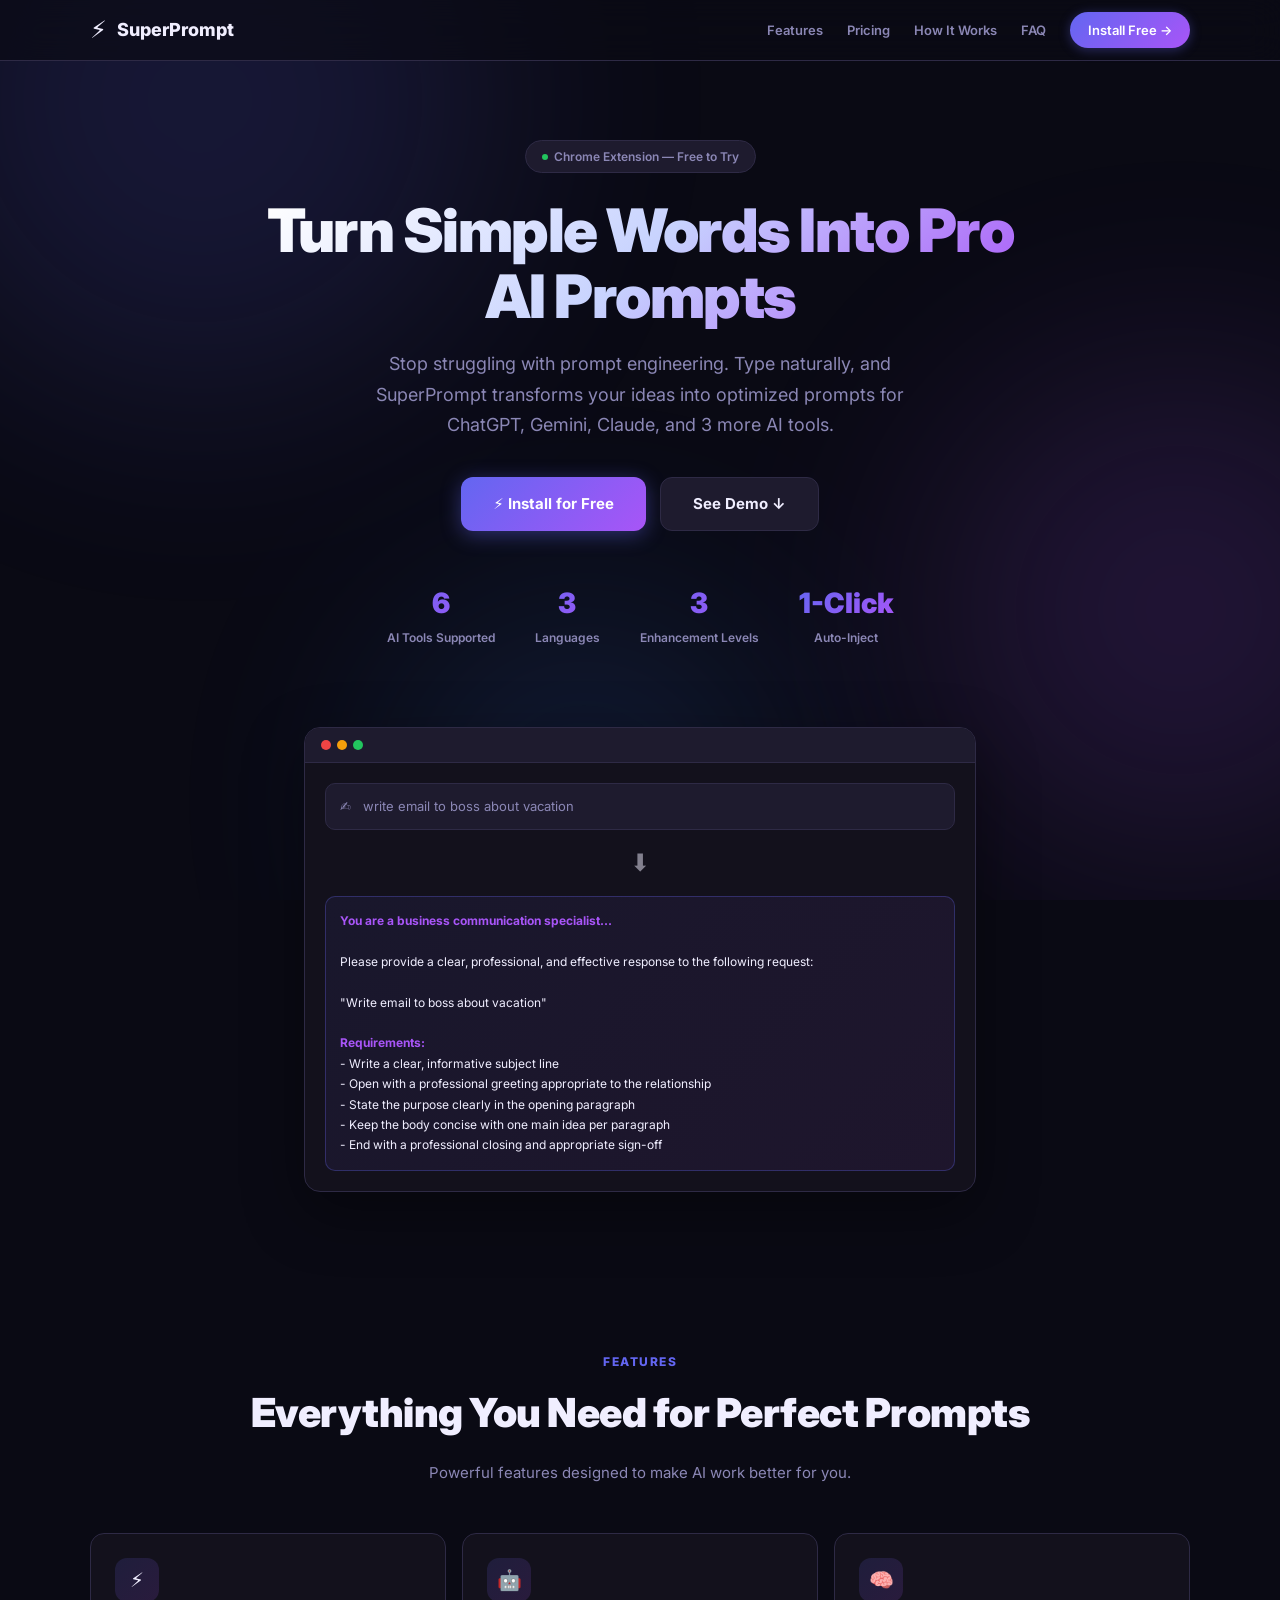
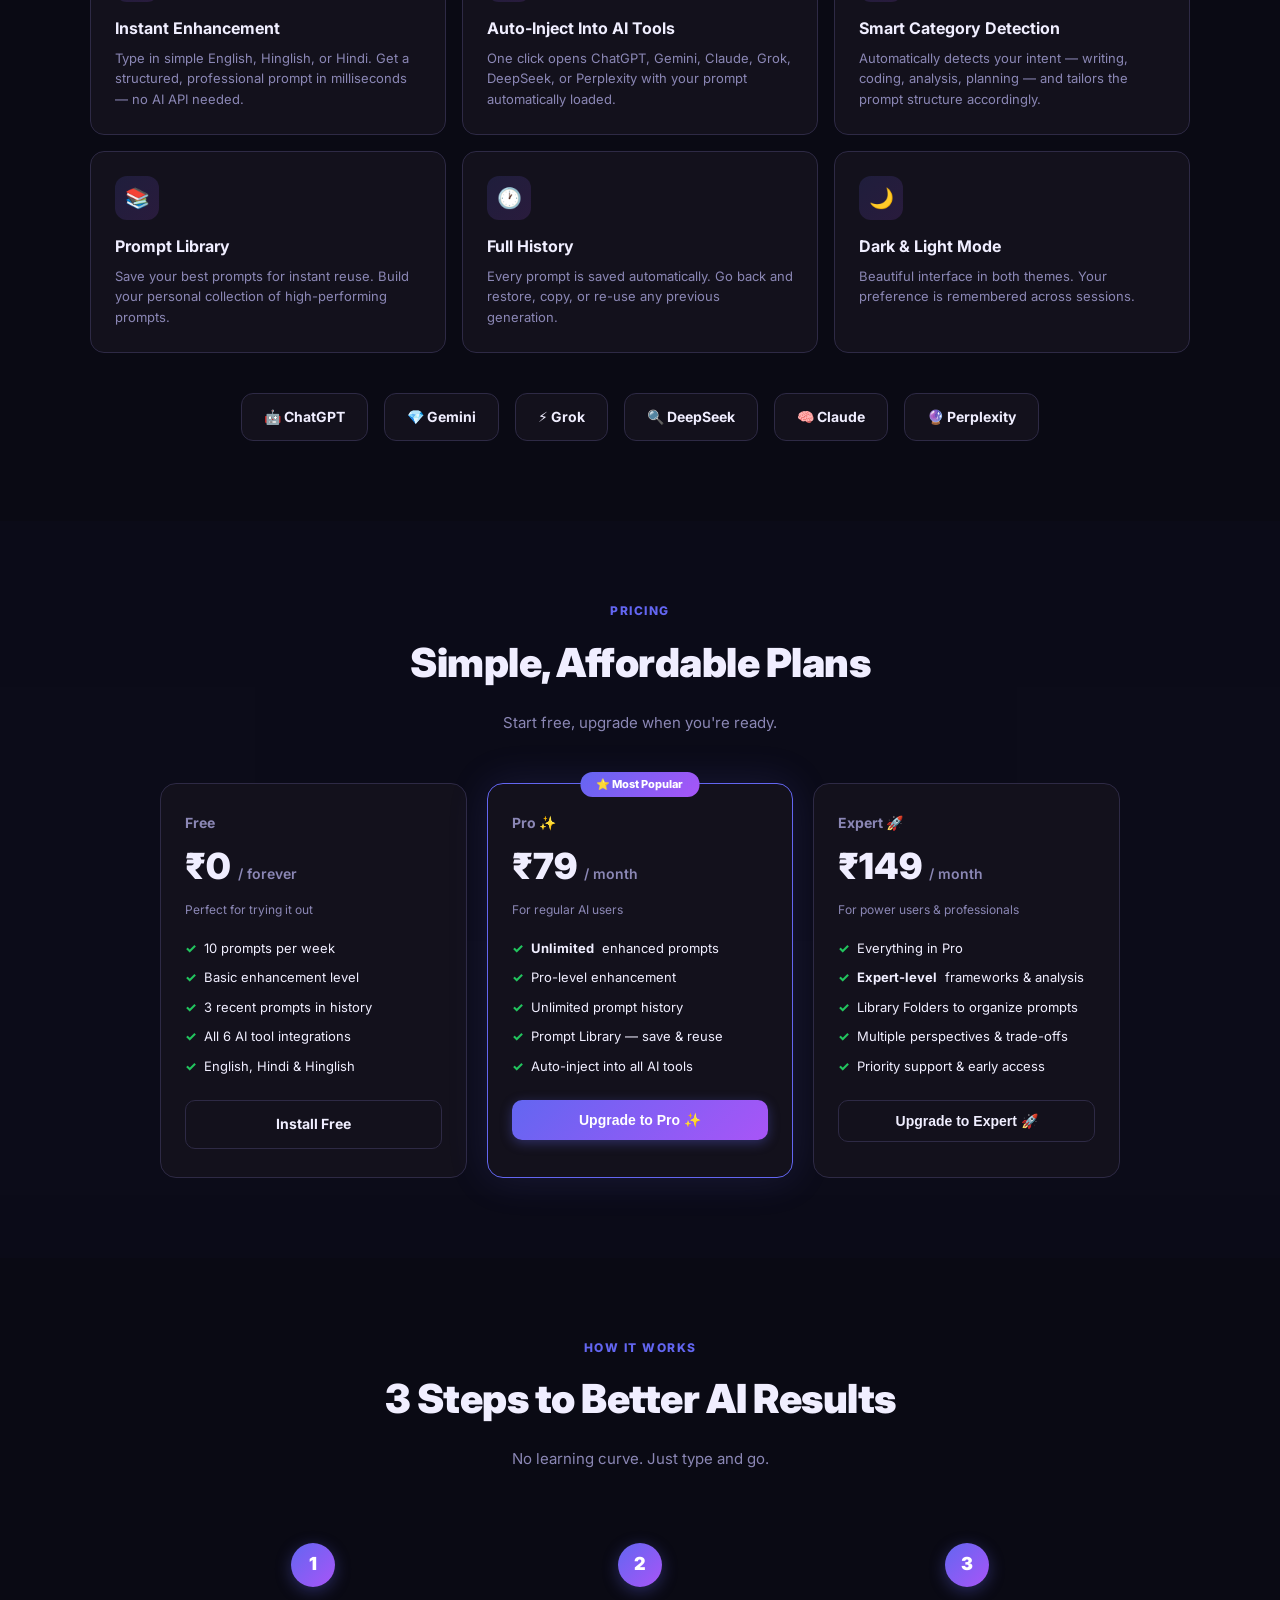
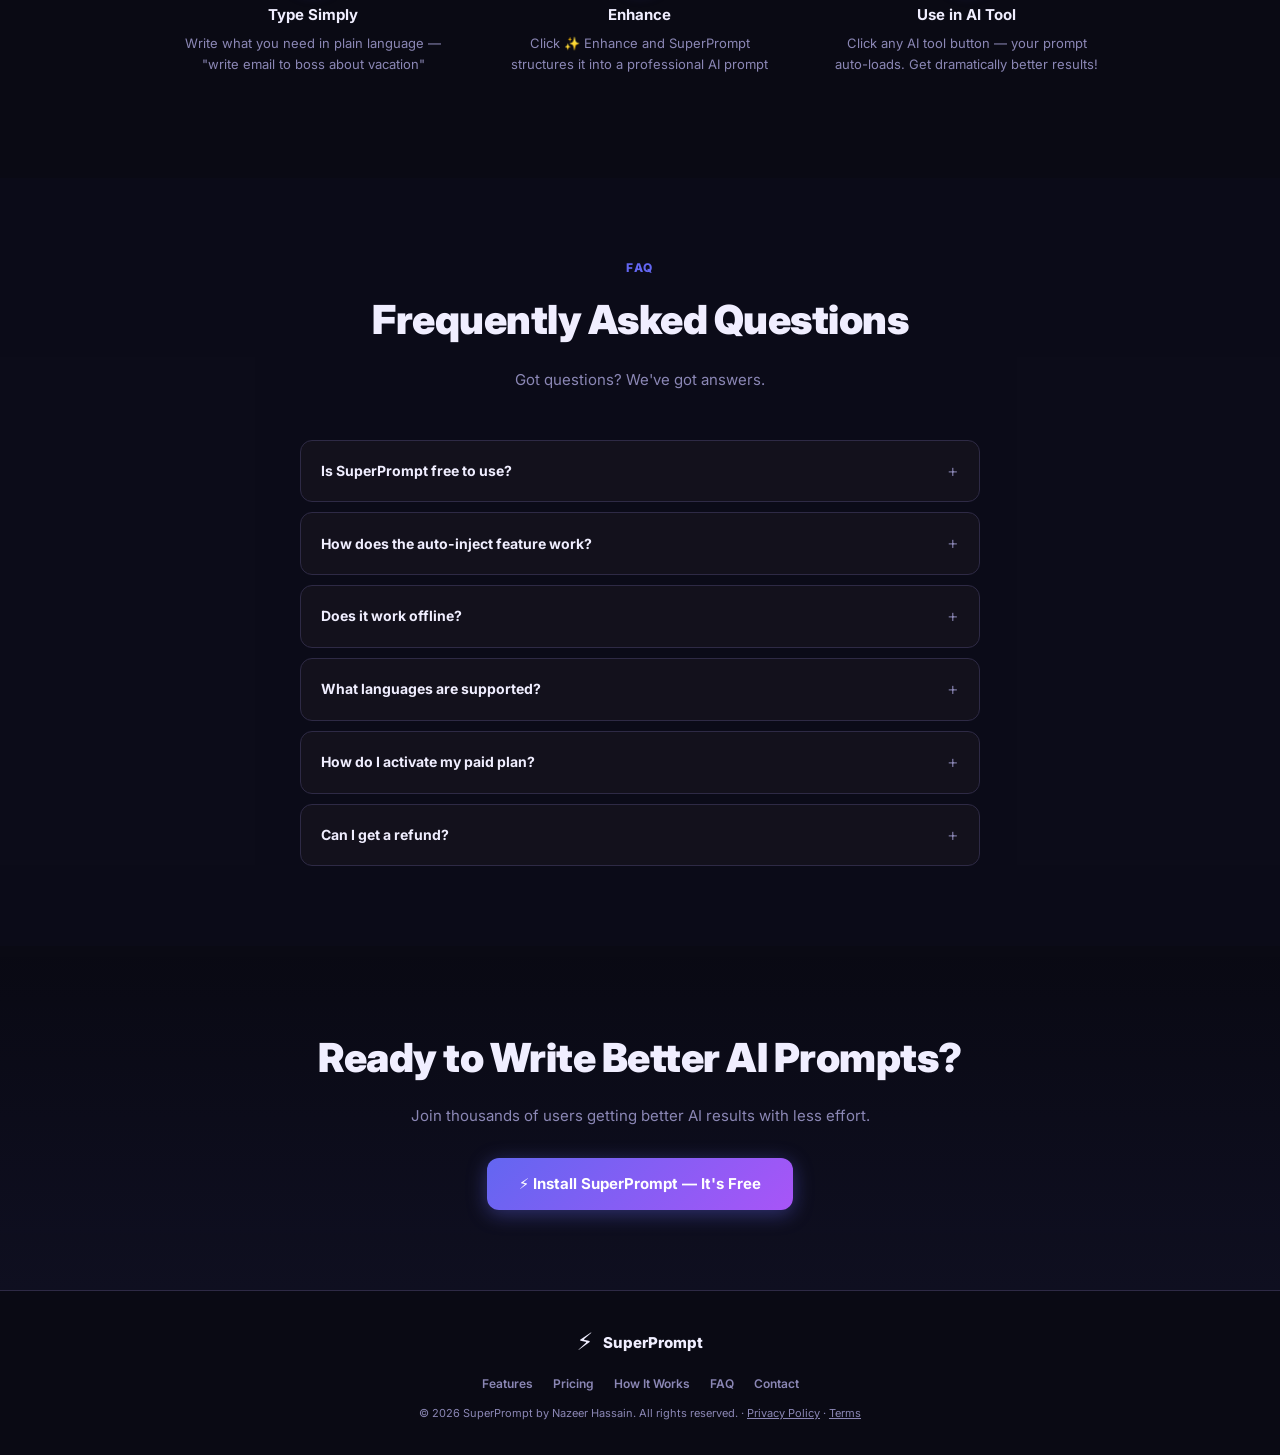
<file: docs/index.html>
<!DOCTYPE html>
<html lang="en">
<head>
<meta charset="UTF-8"/>
<meta name="viewport" content="width=device-width,initial-scale=1.0"/>
<title>SuperPrompt — AI Prompt Enhancer | Chrome Extension</title>
<meta name="description" content="Transform simple English into professional AI prompts for ChatGPT, Gemini, Grok, DeepSeek, Claude & Perplexity. Chrome extension by Nazeer."/>
<meta name="keywords" content="AI prompt enhancer, ChatGPT prompts, Chrome extension, prompt engineering, SuperPrompt"/>
<meta name="author" content="Nazeer Hassain"/>
<link rel="icon" href="data:image/svg+xml,<svg xmlns='http://www.w3.org/2000/svg' viewBox='0 0 100 100'><text y='.9em' font-size='90'>⚡</text></svg>"/>
<link href="https://fonts.googleapis.com/css2?family=Inter:wght@400;500;600;700;800;900&display=swap" rel="stylesheet"/>
<style>
*,*::before,*::after{box-sizing:border-box;margin:0;padding:0}
:root{
  --bg:#0a0a14;--surface:#13111c;--surface2:#1e1b2e;--border:#2e2a45;
  --text:#f0eeff;--muted:#8b87b5;
  --primary:#6366f1;--accent:#a855f7;--success:#22c55e;--amber:#f59e0b;
}
html{scroll-behavior:smooth}
body{font-family:'Inter',system-ui,sans-serif;background:var(--bg);color:var(--text);overflow-x:hidden;line-height:1.6}

/* Glow bg */
.glow-bg{position:fixed;inset:0;pointer-events:none;z-index:0;overflow:hidden}
.glow-bg .orb{position:absolute;border-radius:50%;filter:blur(120px);opacity:.15;animation:float 20s infinite ease-in-out}
.glow-bg .orb1{width:600px;height:600px;background:#6366f1;top:-200px;left:-100px}
.glow-bg .orb2{width:500px;height:500px;background:#a855f7;top:40%;right:-150px;animation-delay:-7s}
.glow-bg .orb3{width:400px;height:400px;background:#3b82f6;bottom:-100px;left:30%;animation-delay:-13s}
@keyframes float{0%,100%{transform:translateY(0) scale(1)}50%{transform:translateY(-40px) scale(1.05)}}

.wrapper{position:relative;z-index:1}

/* Nav */
nav{position:fixed;top:0;left:0;right:0;z-index:100;backdrop-filter:blur(16px);background:rgba(10,10,20,.7);border-bottom:1px solid var(--border);padding:0 24px}
.nav-inner{max-width:1100px;margin:0 auto;display:flex;align-items:center;justify-content:space-between;height:60px}
.nav-brand{display:flex;align-items:center;gap:10px;font-size:18px;font-weight:800;text-decoration:none;color:var(--text)}
.nav-brand span{font-size:24px}
.nav-links{display:flex;gap:24px;align-items:center}
.nav-links a{color:var(--muted);text-decoration:none;font-size:13px;font-weight:600;transition:color .2s}
.nav-links a:hover{color:var(--text)}
.btn-nav{padding:8px 18px;background:linear-gradient(135deg,var(--primary),var(--accent));border-radius:20px;color:#fff!important;font-weight:700;font-size:12px;transition:opacity .2s;box-shadow:0 2px 12px rgba(99,102,241,.35)}
.btn-nav:hover{opacity:.9}

/* Hero */
.hero{padding:140px 24px 80px;text-align:center;max-width:800px;margin:0 auto}
.hero-badge{display:inline-flex;align-items:center;gap:6px;padding:6px 16px;background:var(--surface2);border:1px solid var(--border);border-radius:20px;font-size:12px;font-weight:600;color:var(--muted);margin-bottom:24px}
.hero-badge .dot{width:6px;height:6px;border-radius:50%;background:var(--success);animation:pulse 2s infinite}
@keyframes pulse{0%,100%{opacity:1}50%{opacity:.4}}
.hero h1{font-size:clamp(36px,6vw,60px);font-weight:900;line-height:1.1;letter-spacing:-1.5px;margin-bottom:20px;background:linear-gradient(135deg,#fff 0%,#c7d2fe 50%,#a855f7 100%);-webkit-background-clip:text;-webkit-text-fill-color:transparent;background-clip:text}
.hero p{font-size:18px;color:var(--muted);max-width:560px;margin:0 auto 36px;line-height:1.7}
.hero-actions{display:flex;gap:14px;justify-content:center;flex-wrap:wrap}
.btn-hero{padding:14px 32px;border-radius:12px;font-size:15px;font-weight:700;text-decoration:none;transition:all .2s;display:inline-flex;align-items:center;gap:8px;border:none;cursor:pointer}
.btn-primary{background:linear-gradient(135deg,var(--primary),var(--accent));color:#fff;box-shadow:0 4px 20px rgba(99,102,241,.4)}
.btn-primary:hover{transform:translateY(-2px);box-shadow:0 6px 24px rgba(99,102,241,.5)}
.btn-secondary{background:var(--surface2);color:var(--text);border:1.5px solid var(--border)}
.btn-secondary:hover{border-color:var(--primary);color:var(--primary)}
.hero-stats{display:flex;gap:40px;justify-content:center;margin-top:50px;flex-wrap:wrap}
.hero-stat{text-align:center}
.hero-stat .num{font-size:28px;font-weight:900;background:linear-gradient(135deg,var(--primary),var(--accent));-webkit-background-clip:text;-webkit-text-fill-color:transparent}
.hero-stat .lbl{font-size:12px;color:var(--muted);font-weight:600;margin-top:2px}

/* Demo */
.demo{max-width:720px;margin:0 auto 80px;padding:0 24px}
.demo-window{background:var(--surface);border:1.5px solid var(--border);border-radius:16px;overflow:hidden;box-shadow:0 20px 60px rgba(0,0,0,.4)}
.demo-bar{display:flex;gap:6px;padding:12px 16px;background:var(--surface2);border-bottom:1px solid var(--border)}
.demo-dot{width:10px;height:10px;border-radius:50%}
.demo-dot:nth-child(1){background:#ef4444}.demo-dot:nth-child(2){background:#f59e0b}.demo-dot:nth-child(3){background:#22c55e}
.demo-content{padding:20px;display:flex;flex-direction:column;gap:14px}
.demo-input{background:var(--surface2);border:1.5px solid var(--border);border-radius:10px;padding:12px 14px;color:var(--muted);font-size:13px;font-family:inherit}
.demo-arrow{text-align:center;font-size:24px;opacity:.5;animation:bounce 2s infinite}
@keyframes bounce{0%,100%{transform:translateY(0)}50%{transform:translateY(6px)}}
.demo-output{background:linear-gradient(135deg,rgba(99,102,241,.08),rgba(168,85,247,.08));border:1.5px solid rgba(99,102,241,.3);border-radius:10px;padding:14px;font-size:12px;line-height:1.7;color:var(--text)}
.demo-output strong{color:var(--accent)}

/* Section base */
section{padding:80px 24px}
.section-inner{max-width:1100px;margin:0 auto}
.section-label{font-size:12px;font-weight:800;text-transform:uppercase;letter-spacing:1.5px;color:var(--primary);text-align:center;margin-bottom:10px}
.section-title{font-size:clamp(28px,4vw,40px);font-weight:900;text-align:center;letter-spacing:-.5px;margin-bottom:16px}
.section-desc{font-size:15px;color:var(--muted);text-align:center;max-width:540px;margin:0 auto 48px}

/* Features */
.features-grid{display:grid;grid-template-columns:repeat(auto-fit,minmax(300px,1fr));gap:16px}
.feature-card{background:var(--surface);border:1.5px solid var(--border);border-radius:14px;padding:24px;transition:all .25s}
.feature-card:hover{border-color:var(--primary);transform:translateY(-4px);box-shadow:0 12px 40px rgba(99,102,241,.12)}
.feature-icon{width:44px;height:44px;border-radius:12px;display:flex;align-items:center;justify-content:center;font-size:20px;margin-bottom:14px;background:linear-gradient(135deg,rgba(99,102,241,.15),rgba(168,85,247,.15))}
.feature-card h3{font-size:16px;font-weight:700;margin-bottom:6px}
.feature-card p{font-size:13px;color:var(--muted);line-height:1.6}

/* AI tools */
.ai-logos{display:flex;gap:16px;justify-content:center;flex-wrap:wrap;margin-top:40px}
.ai-logo{padding:12px 22px;background:var(--surface);border:1.5px solid var(--border);border-radius:12px;font-size:14px;font-weight:700;display:flex;align-items:center;gap:8px;transition:all .2s}
.ai-logo:hover{border-color:var(--primary);transform:translateY(-2px)}

/* Pricing */
.pricing-grid{display:grid;grid-template-columns:repeat(auto-fit,minmax(280px,1fr));gap:20px;max-width:960px;margin:0 auto}
.price-card{background:var(--surface);border:1.5px solid var(--border);border-radius:16px;padding:28px 24px;position:relative;transition:all .25s}
.price-card:hover{transform:translateY(-4px)}
.price-card.popular{border-color:var(--primary);box-shadow:0 0 40px rgba(99,102,241,.15)}
.popular-badge{position:absolute;top:-12px;left:50%;transform:translateX(-50%);background:linear-gradient(135deg,var(--primary),var(--accent));color:#fff;font-size:11px;font-weight:800;padding:4px 16px;border-radius:12px;white-space:nowrap}
.price-tier{font-size:14px;font-weight:700;color:var(--muted);margin-bottom:4px}
.price-amount{font-size:36px;font-weight:900;margin-bottom:4px}
.price-amount span{font-size:14px;font-weight:600;color:var(--muted)}
.price-desc{font-size:12px;color:var(--muted);margin-bottom:20px}
.price-features{list-style:none;display:flex;flex-direction:column;gap:10px;margin-bottom:24px}
.price-features li{font-size:13px;display:flex;align-items:flex-start;gap:8px;line-height:1.5}
.price-features li::before{content:'✓';color:var(--success);font-weight:800;flex-shrink:0}
.btn-price{display:block;width:100%;padding:12px;border-radius:10px;text-align:center;font-size:14px;font-weight:700;text-decoration:none;transition:all .2s;border:none;cursor:pointer}
.btn-price.primary{background:linear-gradient(135deg,var(--primary),var(--accent));color:#fff;box-shadow:0 3px 12px rgba(99,102,241,.35)}
.btn-price.outline{background:transparent;color:var(--text);border:1.5px solid var(--border)}
.btn-price:hover{transform:translateY(-2px);opacity:.9}

/* How it works */
.steps{display:grid;grid-template-columns:repeat(auto-fit,minmax(220px,1fr));gap:20px;max-width:960px;margin:0 auto}
.step{text-align:center;padding:24px 16px}
.step-num{width:44px;height:44px;border-radius:50%;background:linear-gradient(135deg,var(--primary),var(--accent));color:#fff;font-size:18px;font-weight:900;display:flex;align-items:center;justify-content:center;margin:0 auto 16px;box-shadow:0 4px 16px rgba(99,102,241,.35)}
.step h3{font-size:15px;font-weight:700;margin-bottom:6px}
.step p{font-size:13px;color:var(--muted);line-height:1.6}

/* FAQ */
.faq-list{max-width:680px;margin:0 auto;display:flex;flex-direction:column;gap:10px}
.faq{background:var(--surface);border:1.5px solid var(--border);border-radius:12px;overflow:hidden}
.faq summary{padding:16px 20px;font-size:14px;font-weight:700;cursor:pointer;list-style:none;display:flex;align-items:center;justify-content:space-between;transition:color .2s}
.faq summary:hover{color:var(--primary)}
.faq summary::after{content:'+';font-size:18px;font-weight:300;color:var(--muted);transition:transform .2s}
.faq[open] summary::after{transform:rotate(45deg)}
.faq-body{padding:0 20px 16px;font-size:13px;color:var(--muted);line-height:1.7}

/* CTA */
.cta{text-align:center;padding:80px 24px;background:linear-gradient(180deg,transparent 0%,rgba(99,102,241,.06) 100%)}
.cta h2{font-size:clamp(28px,4vw,40px);font-weight:900;margin-bottom:14px;letter-spacing:-.5px}
.cta p{color:var(--muted);font-size:15px;margin-bottom:30px}

/* Footer */
footer{padding:32px 24px;border-top:1px solid var(--border);text-align:center}
.footer-inner{max-width:1100px;margin:0 auto;display:flex;flex-direction:column;gap:12px;align-items:center}
.footer-links{display:flex;gap:20px;flex-wrap:wrap}
.footer-links a{color:var(--muted);text-decoration:none;font-size:12px;font-weight:600;transition:color .2s}
.footer-links a:hover{color:var(--text)}
.footer-copy{font-size:11px;color:var(--muted)}

/* Responsive */
@media(max-width:640px){
  .nav-links a:not(.btn-nav){display:none}
  .hero-stats{gap:24px}
  .hero-actions{flex-direction:column;align-items:center}
}
</style>
</head>
<body>

<div class="glow-bg"><div class="orb orb1"></div><div class="orb orb2"></div><div class="orb orb3"></div></div>

<div class="wrapper">

<!-- Nav -->
<nav>
  <div class="nav-inner">
    <a href="#" class="nav-brand"><span>⚡</span> SuperPrompt</a>
    <div class="nav-links">
      <a href="#features">Features</a>
      <a href="#pricing">Pricing</a>
      <a href="#how">How It Works</a>
      <a href="#faq">FAQ</a>
      <a href="https://chromewebstore.google.com" class="btn-nav" target="_blank">Install Free →</a>
    </div>
  </div>
</nav>

<!-- Hero -->
<section class="hero">
  <div class="hero-badge"><span class="dot"></span> Chrome Extension — Free to Try</div>
  <h1>Turn Simple Words Into Pro AI Prompts</h1>
  <p>Stop struggling with prompt engineering. Type naturally, and SuperPrompt transforms your ideas into optimized prompts for ChatGPT, Gemini, Claude, and 3 more AI tools.</p>
  <div class="hero-actions">
    <a href="https://chromewebstore.google.com" class="btn-hero btn-primary" target="_blank">⚡ Install for Free</a>
    <a href="#demo" class="btn-hero btn-secondary">See Demo ↓</a>
  </div>
  <div class="hero-stats">
    <div class="hero-stat"><div class="num">6</div><div class="lbl">AI Tools Supported</div></div>
    <div class="hero-stat"><div class="num">3</div><div class="lbl">Languages</div></div>
    <div class="hero-stat"><div class="num">3</div><div class="lbl">Enhancement Levels</div></div>
    <div class="hero-stat"><div class="num">1-Click</div><div class="lbl">Auto-Inject</div></div>
  </div>
</section>

<!-- Demo -->
<div id="demo" class="demo">
  <div class="demo-window">
    <div class="demo-bar"><div class="demo-dot"></div><div class="demo-dot"></div><div class="demo-dot"></div></div>
    <div class="demo-content">
      <div class="demo-input">✍️ &nbsp; write email to boss about vacation</div>
      <div class="demo-arrow">⬇️</div>
      <div class="demo-output">
        <strong>You are a business communication specialist…</strong><br><br>
        Please provide a clear, professional, and effective response to the following request:<br><br>
        "Write email to boss about vacation"<br><br>
        <strong>Requirements:</strong><br>
        - Write a clear, informative subject line<br>
        - Open with a professional greeting appropriate to the relationship<br>
        - State the purpose clearly in the opening paragraph<br>
        - Keep the body concise with one main idea per paragraph<br>
        - End with a professional closing and appropriate sign-off
      </div>
    </div>
  </div>
</div>

<!-- Features -->
<section id="features">
  <div class="section-inner">
    <div class="section-label">Features</div>
    <h2 class="section-title">Everything You Need for Perfect Prompts</h2>
    <p class="section-desc">Powerful features designed to make AI work better for you.</p>
    <div class="features-grid">
      <div class="feature-card">
        <div class="feature-icon">⚡</div>
        <h3>Instant Enhancement</h3>
        <p>Type in simple English, Hinglish, or Hindi. Get a structured, professional prompt in milliseconds — no AI API needed.</p>
      </div>
      <div class="feature-card">
        <div class="feature-icon">🤖</div>
        <h3>Auto-Inject Into AI Tools</h3>
        <p>One click opens ChatGPT, Gemini, Claude, Grok, DeepSeek, or Perplexity with your prompt automatically loaded.</p>
      </div>
      <div class="feature-card">
        <div class="feature-icon">🧠</div>
        <h3>Smart Category Detection</h3>
        <p>Automatically detects your intent — writing, coding, analysis, planning — and tailors the prompt structure accordingly.</p>
      </div>
      <div class="feature-card">
        <div class="feature-icon">📚</div>
        <h3>Prompt Library</h3>
        <p>Save your best prompts for instant reuse. Build your personal collection of high-performing prompts.</p>
      </div>
      <div class="feature-card">
        <div class="feature-icon">🕐</div>
        <h3>Full History</h3>
        <p>Every prompt is saved automatically. Go back and restore, copy, or re-use any previous generation.</p>
      </div>
      <div class="feature-card">
        <div class="feature-icon">🌙</div>
        <h3>Dark & Light Mode</h3>
        <p>Beautiful interface in both themes. Your preference is remembered across sessions.</p>
      </div>
    </div>
    <div class="ai-logos">
      <div class="ai-logo">🤖 ChatGPT</div>
      <div class="ai-logo">💎 Gemini</div>
      <div class="ai-logo">⚡ Grok</div>
      <div class="ai-logo">🔍 DeepSeek</div>
      <div class="ai-logo">🧠 Claude</div>
      <div class="ai-logo">🔮 Perplexity</div>
    </div>
  </div>
</section>

<!-- Pricing -->
<section id="pricing" style="background:rgba(99,102,241,.02)">
  <div class="section-inner">
    <div class="section-label">Pricing</div>
    <h2 class="section-title">Simple, Affordable Plans</h2>
    <p class="section-desc">Start free, upgrade when you're ready.</p>
    <div class="pricing-grid">

      <div class="price-card">
        <div class="price-tier">Free</div>
        <div class="price-amount">₹0 <span>/ forever</span></div>
        <div class="price-desc">Perfect for trying it out</div>
        <ul class="price-features">
          <li>10 prompts per week</li>
          <li>Basic enhancement level</li>
          <li>3 recent prompts in history</li>
          <li>All 6 AI tool integrations</li>
          <li>English, Hindi & Hinglish</li>
        </ul>
        <a href="https://chromewebstore.google.com" class="btn-price outline" target="_blank">Install Free</a>
      </div>

      <div class="price-card popular">
        <div class="popular-badge">⭐ Most Popular</div>
        <div class="price-tier">Pro ✨</div>
        <div class="price-amount">₹79 <span>/ month</span></div>
        <div class="price-desc">For regular AI users</div>
        <ul class="price-features">
          <li><strong>Unlimited</strong> enhanced prompts</li>
          <li>Pro-level enhancement</li>
          <li>Unlimited prompt history</li>
          <li>Prompt Library — save & reuse</li>
          <li>Auto-inject into all AI tools</li>
        </ul>
        <button class="btn-price primary" onclick="alert('Install the extension first, then upgrade from within!')">Upgrade to Pro ✨</button>
      </div>

      <div class="price-card">
        <div class="price-tier">Expert 🚀</div>
        <div class="price-amount">₹149 <span>/ month</span></div>
        <div class="price-desc">For power users & professionals</div>
        <ul class="price-features">
          <li>Everything in Pro</li>
          <li><strong>Expert-level</strong> frameworks & analysis</li>
          <li>Library Folders to organize prompts</li>
          <li>Multiple perspectives & trade-offs</li>
          <li>Priority support & early access</li>
        </ul>
        <button class="btn-price outline" onclick="alert('Install the extension first, then upgrade from within!')">Upgrade to Expert 🚀</button>
      </div>

    </div>
  </div>
</section>

<!-- How It Works -->
<section id="how">
  <div class="section-inner">
    <div class="section-label">How It Works</div>
    <h2 class="section-title">3 Steps to Better AI Results</h2>
    <p class="section-desc">No learning curve. Just type and go.</p>
    <div class="steps">
      <div class="step">
        <div class="step-num">1</div>
        <h3>Type Simply</h3>
        <p>Write what you need in plain language — "write email to boss about vacation"</p>
      </div>
      <div class="step">
        <div class="step-num">2</div>
        <h3>Enhance</h3>
        <p>Click ✨ Enhance and SuperPrompt structures it into a professional AI prompt</p>
      </div>
      <div class="step">
        <div class="step-num">3</div>
        <h3>Use in AI Tool</h3>
        <p>Click any AI tool button — your prompt auto-loads. Get dramatically better results!</p>
      </div>
    </div>
  </div>
</section>

<!-- FAQ -->
<section id="faq" style="background:rgba(99,102,241,.02)">
  <div class="section-inner">
    <div class="section-label">FAQ</div>
    <h2 class="section-title">Frequently Asked Questions</h2>
    <p class="section-desc">Got questions? We've got answers.</p>
    <div class="faq-list">
      <details class="faq"><summary>Is SuperPrompt free to use?<span></span></summary><div class="faq-body">Yes! The free tier gives you 10 enhanced prompts per week with Basic level enhancement. Upgrade to Pro (₹79/mo) or Expert (₹149/mo) for unlimited access.</div></details>
      <details class="faq"><summary>How does the auto-inject feature work?</summary><div class="faq-body">After generating your enhanced prompt, click any AI tool button (ChatGPT, Gemini, etc.). SuperPrompt opens the tool in a new tab and automatically pastes your prompt into the input field. Magic!</div></details>
      <details class="faq"><summary>Does it work offline?</summary><div class="faq-body">Yes! SuperPrompt enhances prompts entirely offline using its built-in engine. No API calls, no data sent anywhere. Your prompts stay 100% private.</div></details>
      <details class="faq"><summary>What languages are supported?</summary><div class="faq-body">SuperPrompt supports English, Hindi (हिन्दी), and Hinglish (natural mix). Select your preferred language before generating a prompt.</div></details>
      <details class="faq"><summary>How do I activate my paid plan?</summary><div class="faq-body">After payment via Razorpay (UPI, Card, NetBanking), you'll receive an activation code by email. Enter it in the extension popup and click Activate — instant unlock!</div></details>
      <details class="faq"><summary>Can I get a refund?</summary><div class="faq-body">If you're not satisfied within 7 days of purchase, email us at support.alphaone@gmail.com for a full refund. No questions asked.</div></details>
    </div>
  </div>
</section>

<!-- CTA -->
<div class="cta">
  <h2>Ready to Write Better AI Prompts?</h2>
  <p>Join thousands of users getting better AI results with less effort.</p>
  <a href="https://chromewebstore.google.com" class="btn-hero btn-primary" target="_blank">⚡ Install SuperPrompt — It's Free</a>
</div>

<!-- Footer -->
<footer>
  <div class="footer-inner">
    <a href="#" class="nav-brand" style="font-size:15px"><span>⚡</span> SuperPrompt</a>
    <div class="footer-links">
      <a href="#features">Features</a>
      <a href="#pricing">Pricing</a>
      <a href="#how">How It Works</a>
      <a href="#faq">FAQ</a>
      <a href="mailto:support.alphaone@gmail.com">Contact</a>
    </div>
    <div class="footer-copy">© 2026 SuperPrompt by Nazeer Hassain. All rights reserved. · <a href="privacy.html" style="color:var(--muted)">Privacy Policy</a> · <a href="terms.html" style="color:var(--muted)">Terms</a></div>
  </div>
</footer>

</div>
</body>
</html>
</file>
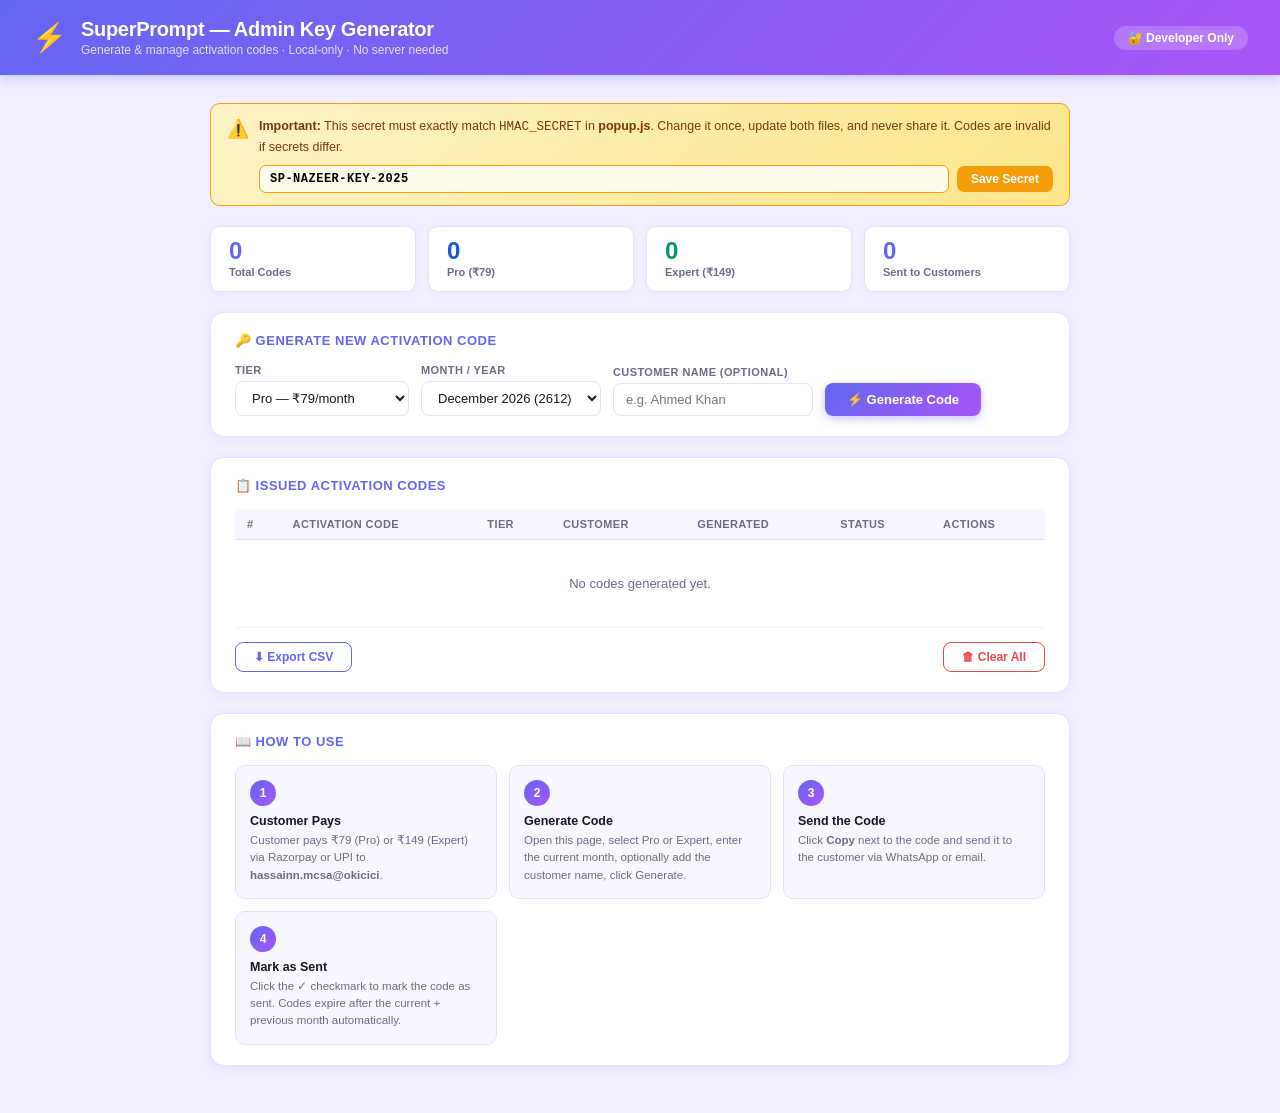
<file: admin.html>
<!DOCTYPE html>
<html lang="en">
<head>
<meta charset="UTF-8"/>
<meta name="viewport" content="width=device-width,initial-scale=1"/>
<title>SuperPrompt — Admin Key Generator</title>
<style>
/* ── Base ─────────────────────────────────────────────────────── */
*,*::before,*::after{box-sizing:border-box;margin:0;padding:0}
body{font-family:-apple-system,BlinkMacSystemFont,'Segoe UI',sans-serif;
  background:#f0eeff;color:#1a1523;min-height:100vh}

/* ── Header ───────────────────────────────────────────────────── */
.header{
  background:linear-gradient(135deg,#6366f1 0%,#a855f7 100%);
  color:white;padding:18px 32px;
  display:flex;align-items:center;gap:14px;
  box-shadow:0 2px 12px rgba(99,102,241,.35)}
.header-logo{font-size:28px}
.header-title{font-size:20px;font-weight:800;letter-spacing:-.3px}
.header-sub{font-size:12px;opacity:.8;margin-top:2px}
.header-badge{
  margin-left:auto;background:rgba(255,255,255,.2);
  border-radius:20px;padding:5px 14px;font-size:12px;font-weight:700}

/* ── Main ─────────────────────────────────────────────────────── */
.main{max-width:900px;margin:0 auto;padding:28px 20px}

/* ── Card ─────────────────────────────────────────────────────── */
.card{background:#fff;border-radius:14px;border:1.5px solid #e5e3f3;
  padding:20px 24px;margin-bottom:20px;
  box-shadow:0 2px 12px rgba(99,102,241,.08)}
.card-title{font-size:13px;font-weight:800;text-transform:uppercase;
  letter-spacing:.5px;color:#6366f1;margin-bottom:16px;
  display:flex;align-items:center;gap:8px}

/* ── Secret alert ─────────────────────────────────────────────── */
.secret-box{
  background:linear-gradient(135deg,#fef3c7,#fde68a);
  border:1.5px solid #f59e0b;border-radius:10px;
  padding:12px 16px;margin-bottom:20px;
  display:flex;align-items:flex-start;gap:10px}
.secret-box .icon{font-size:18px;flex-shrink:0;margin-top:2px}
.secret-box p{font-size:12.5px;color:#78350f;line-height:1.6}
.secret-box strong{font-weight:700}
.secret-edit{display:flex;gap:8px;margin-top:8px;align-items:center}
.secret-edit input{
  flex:1;padding:6px 10px;border:1.5px solid #f59e0b;border-radius:7px;
  font-family:monospace;font-size:12px;background:#fffbeb;
  outline:none;font-weight:600;letter-spacing:.5px}
.secret-edit button{
  padding:6px 14px;background:#f59e0b;border:none;border-radius:7px;
  color:white;font-size:12px;font-weight:700;cursor:pointer}

/* ── Generator form ───────────────────────────────────────────── */
.gen-form{display:flex;gap:12px;align-items:flex-end;flex-wrap:wrap}
.field{display:flex;flex-direction:column;gap:5px}
.field label{font-size:11px;font-weight:700;text-transform:uppercase;
  letter-spacing:.4px;color:#6b6b8a}
.field select,.field input{
  padding:8px 12px;border:1.5px solid #e5e3f3;border-radius:8px;
  font-size:13px;color:#1a1523;background:#fff;outline:none;
  transition:border-color .2s;font-family:inherit}
.field select:focus,.field input:focus{border-color:#6366f1;
  box-shadow:0 0 0 3px rgba(99,102,241,.12)}
.field select{min-width:130px}
.field-customer input{width:200px}

.btn-gen{
  padding:9px 22px;
  background:linear-gradient(135deg,#6366f1,#a855f7);
  border:none;border-radius:8px;color:white;font-size:13px;
  font-weight:800;cursor:pointer;white-space:nowrap;
  box-shadow:0 3px 10px rgba(99,102,241,.35);
  transition:opacity .15s,transform .1s;align-self:flex-end}
.btn-gen:hover{opacity:.9}
.btn-gen:active{transform:scale(.97)}

/* ── Stats ────────────────────────────────────────────────────── */
.stats{display:flex;gap:12px;margin-bottom:20px;flex-wrap:wrap}
.stat{
  background:#fff;border:1.5px solid #e5e3f3;border-radius:10px;
  padding:12px 18px;flex:1;min-width:120px;
  box-shadow:0 1px 6px rgba(99,102,241,.06)}
.stat-num{font-size:24px;font-weight:800;color:#6366f1;line-height:1}
.stat-label{font-size:11px;color:#6b6b8a;margin-top:3px;font-weight:600}
.stat.pro .stat-num{color:#1a56db}
.stat.exp .stat-num{color:#059669}

/* ── Table ────────────────────────────────────────────────────── */
.table-wrap{overflow-x:auto}
table{width:100%;border-collapse:collapse;font-size:13px}
thead th{
  background:#f8f7ff;padding:9px 12px;text-align:left;
  font-size:11px;font-weight:700;text-transform:uppercase;
  letter-spacing:.4px;color:#6b6b8a;border-bottom:1.5px solid #e5e3f3}
tbody tr{border-bottom:1px solid #f0eeff;transition:background .15s}
tbody tr:hover{background:#faf9ff}
tbody tr.sent{opacity:.55}
td{padding:9px 12px;vertical-align:middle}
.badge{
  display:inline-flex;align-items:center;gap:4px;
  padding:3px 9px;border-radius:12px;font-size:11px;font-weight:700}
.badge-pro{background:#dbeafe;color:#1d4ed8}
.badge-exp{background:#d1fae5;color:#065f46}
.code-cell{font-family:monospace;font-size:12.5px;font-weight:700;
  color:#1a1523;letter-spacing:.3px}
.actions{display:flex;gap:6px}
.btn-sm{
  padding:4px 10px;border-radius:6px;font-size:11px;font-weight:700;
  border:1.5px solid #e5e3f3;background:#fff;cursor:pointer;
  transition:all .15s;white-space:nowrap}
.btn-copy:hover{border-color:#6366f1;color:#6366f1}
.btn-sent{color:#6b6b8a}
.btn-sent:hover{border-color:#22c55e;color:#22c55e;background:#f0fdf4}
.btn-sent.done{border-color:#22c55e;color:#22c55e;background:#f0fdf4}
.btn-del:hover{border-color:#ef4444;color:#ef4444}

/* ── Table footer actions ─────────────────────────────────────── */
.table-actions{
  display:flex;justify-content:space-between;align-items:center;
  margin-top:14px;flex-wrap:wrap;gap:8px}
.btn-export{
  padding:7px 18px;border-radius:8px;border:1.5px solid #6366f1;
  color:#6366f1;background:#fff;font-size:12px;font-weight:700;
  cursor:pointer;transition:all .15s}
.btn-export:hover{background:#6366f1;color:#fff}
.btn-clear-all{
  padding:7px 18px;border-radius:8px;border:1.5px solid #ef4444;
  color:#ef4444;background:#fff;font-size:12px;font-weight:700;
  cursor:pointer;transition:all .15s}
.btn-clear-all:hover{background:#ef4444;color:#fff}
.empty{text-align:center;padding:36px;color:#6b6b8a;font-size:13px}

/* ── How to use ───────────────────────────────────────────────── */
.how-grid{display:grid;grid-template-columns:repeat(auto-fit,minmax(200px,1fr));gap:12px}
.how-item{background:#f8f7ff;border-radius:10px;padding:14px;border:1px solid #e5e3f3}
.how-num{
  width:26px;height:26px;border-radius:50%;
  background:linear-gradient(135deg,#6366f1,#a855f7);
  color:#fff;font-size:12px;font-weight:800;
  display:flex;align-items:center;justify-content:center;margin-bottom:8px}
.how-item h4{font-size:12.5px;font-weight:700;margin-bottom:4px;color:#1a1523}
.how-item p{font-size:11.5px;color:#6b6b8a;line-height:1.5}

/* ── Toast ────────────────────────────────────────────────────── */
#toast{
  position:fixed;bottom:24px;left:50%;transform:translateX(-50%) translateY(10px);
  background:#1a1523;color:#fff;padding:8px 20px;border-radius:20px;
  font-size:12px;font-weight:600;opacity:0;transition:all .25s;pointer-events:none;
  z-index:9999;white-space:nowrap}
#toast.show{opacity:1;transform:translateX(-50%) translateY(0)}
</style>
</head>
<body>

<div class="header">
  <span class="header-logo">⚡</span>
  <div>
    <div class="header-title">SuperPrompt — Admin Key Generator</div>
    <div class="header-sub">Generate &amp; manage activation codes · Local-only · No server needed</div>
  </div>
  <div class="header-badge">🔐 Developer Only</div>
</div>

<div class="main">

  <!-- Secret warning -->
  <div class="secret-box">
    <span class="icon">⚠️</span>
    <div>
      <p><strong>Important:</strong> This secret must exactly match <code>HMAC_SECRET</code> in <strong>popup.js</strong>.
      Change it once, update both files, and never share it. Codes are invalid if secrets differ.</p>
      <div class="secret-edit">
        <input type="text" id="secretInput" value="SP-NAZEER-KEY-2025" spellcheck="false"/>
        <button onclick="saveSecret()">Save Secret</button>
      </div>
    </div>
  </div>

  <!-- Stats -->
  <div class="stats">
    <div class="stat">
      <div class="stat-num" id="statTotal">0</div>
      <div class="stat-label">Total Codes</div>
    </div>
    <div class="stat pro">
      <div class="stat-num" id="statPro">0</div>
      <div class="stat-label">Pro (₹79)</div>
    </div>
    <div class="stat exp">
      <div class="stat-num" id="statExp">0</div>
      <div class="stat-label">Expert (₹149)</div>
    </div>
    <div class="stat">
      <div class="stat-num" id="statSent">0</div>
      <div class="stat-label">Sent to Customers</div>
    </div>
  </div>

  <!-- Generator -->
  <div class="card">
    <div class="card-title">🔑 Generate New Activation Code</div>
    <div class="gen-form">
      <div class="field">
        <label>Tier</label>
        <select id="genTier">
          <option value="pro">Pro — ₹79/month</option>
          <option value="expert">Expert — ₹149/month</option>
        </select>
      </div>
      <div class="field">
        <label>Month / Year</label>
        <select id="genMonth"></select>
      </div>
      <div class="field field-customer">
        <label>Customer Name (optional)</label>
        <input type="text" id="genCustomer" placeholder="e.g. Ahmed Khan"/>
      </div>
      <button class="btn-gen" onclick="generateCode()">⚡ Generate Code</button>
    </div>
  </div>

  <!-- Issued codes table -->
  <div class="card">
    <div class="card-title">📋 Issued Activation Codes</div>
    <div class="table-wrap">
      <table id="codesTable">
        <thead>
          <tr>
            <th>#</th>
            <th>Activation Code</th>
            <th>Tier</th>
            <th>Customer</th>
            <th>Generated</th>
            <th>Status</th>
            <th>Actions</th>
          </tr>
        </thead>
        <tbody id="codesBody">
          <tr><td colspan="7" class="empty">No codes generated yet. Use the form above.</td></tr>
        </tbody>
      </table>
    </div>
    <div class="table-actions">
      <button class="btn-export" onclick="exportCSV()">⬇ Export CSV</button>
      <button class="btn-clear-all" onclick="clearAll()">🗑 Clear All</button>
    </div>
  </div>

  <!-- How to use -->
  <div class="card">
    <div class="card-title">📖 How to Use</div>
    <div class="how-grid">
      <div class="how-item">
        <div class="how-num">1</div>
        <h4>Customer Pays</h4>
        <p>Customer pays ₹79 (Pro) or ₹149 (Expert) via Razorpay or UPI to <strong>hassainn.mcsa@okicici</strong>.</p>
      </div>
      <div class="how-item">
        <div class="how-num">2</div>
        <h4>Generate Code</h4>
        <p>Open this page, select Pro or Expert, enter the current month, optionally add the customer name, click Generate.</p>
      </div>
      <div class="how-item">
        <div class="how-num">3</div>
        <h4>Send the Code</h4>
        <p>Click <strong>Copy</strong> next to the code and send it to the customer via WhatsApp or email.</p>
      </div>
      <div class="how-item">
        <div class="how-num">4</div>
        <h4>Mark as Sent</h4>
        <p>Click the ✓ checkmark to mark the code as sent. Codes expire after the current + previous month automatically.</p>
      </div>
    </div>
  </div>

</div>

<div id="toast"></div>

<script>
// ── Shared secret (must match HMAC_SECRET in popup.js) ─────────────────────
let SECRET = localStorage.getItem('sp_admin_secret') || 'SP-NAZEER-KEY-2025';

const STORAGE_KEY = 'sp_admin_codes';

// ── Populate month selector ──────────────────────────────────────────────────
(function populateMonths() {
  const sel = document.getElementById('genMonth');
  const now = new Date();
  for (let i = 0; i < 6; i++) {
    const d = new Date(now.getFullYear(), now.getMonth() + i, 1);
    const yy   = String(d.getFullYear()).slice(-2);
    const mm   = String(d.getMonth() + 1).padStart(2, '0');
    const yymm = yy + mm;
    const label = d.toLocaleString('default', { month: 'long', year: 'numeric' });
    const opt = document.createElement('option');
    opt.value = yymm;
    opt.textContent = label + ' (' + yymm + ')';
    if (i === 0) opt.selected = true;
    sel.appendChild(opt);
  }
})();

// Load saved secret
document.getElementById('secretInput').value = SECRET;

// ── HMAC-SHA256 code generation ──────────────────────────────────────────────
async function hmac(data, secret) {
  const enc = new TextEncoder();
  const key = await crypto.subtle.importKey(
    'raw', enc.encode(secret),
    { name: 'HMAC', hash: 'SHA-256' }, false, ['sign']
  );
  const sig = await crypto.subtle.sign('HMAC', key, enc.encode(data));
  return [...new Uint8Array(sig)].map(b => b.toString(16).padStart(2, '0')).join('');
}

async function makeCode(tier, yymm, serial) {
  const prefix    = tier === 'pro' ? 'NZP' : 'NZE';
  const serialStr = String(serial).padStart(4, '0');
  const hex       = await hmac(prefix + yymm + serialStr, SECRET);
  const checksum  = hex.slice(0, 4).toUpperCase();
  return `${prefix}-${yymm}-${serialStr}-${checksum}`;
}

// ── Storage helpers ──────────────────────────────────────────────────────────
function load() { return JSON.parse(localStorage.getItem(STORAGE_KEY) || '[]'); }
function save(codes) { localStorage.setItem(STORAGE_KEY, JSON.stringify(codes)); }

function nextSerial(tier, yymm) {
  const codes = load().filter(c => c.tier === tier && c.yymm === yymm);
  return (codes.length > 0 ? Math.max(...codes.map(c => c.serial)) : 0) + 1;
}

// ── Generate ─────────────────────────────────────────────────────────────────
async function generateCode() {
  const tier     = document.getElementById('genTier').value;
  const yymm     = document.getElementById('genMonth').value;
  const customer = document.getElementById('genCustomer').value.trim();
  const serial   = nextSerial(tier, yymm);
  const code     = await makeCode(tier, yymm, serial);
  const codes    = load();

  codes.push({
    id:       Date.now(),
    code,
    tier,
    yymm,
    serial,
    customer: customer || '—',
    date:     new Date().toLocaleDateString('en-IN', { day:'numeric', month:'short', year:'2-digit' }),
    sent:     false,
  });

  save(codes);
  document.getElementById('genCustomer').value = '';
  renderTable();
  toast('✅ Code generated — ' + code);
}

// ── Render table ─────────────────────────────────────────────────────────────
function renderTable() {
  const codes = load();
  const tbody = document.getElementById('codesBody');

  if (codes.length === 0) {
    tbody.innerHTML = '<tr><td colspan="7" class="empty">No codes generated yet.</td></tr>';
    updateStats(codes);
    return;
  }

  tbody.innerHTML = [...codes].reverse().map((c, i) => `
    <tr class="${c.sent ? 'sent' : ''}">
      <td style="color:#6b6b8a;font-size:11px">${codes.length - i}</td>
      <td class="code-cell">${c.code}</td>
      <td><span class="badge ${c.tier === 'pro' ? 'badge-pro' : 'badge-exp'}">
        ${c.tier === 'pro' ? '✨ Pro' : '🚀 Expert'}
      </span></td>
      <td>${c.customer}</td>
      <td style="color:#6b6b8a;font-size:12px">${c.date}</td>
      <td style="font-size:12px;font-weight:600;color:${c.sent ? '#22c55e' : '#f59e0b'}">
        ${c.sent ? '✅ Sent' : '⏳ Pending'}
      </td>
      <td><div class="actions">
        <button class="btn-sm btn-copy" onclick="copyCode('${c.code}')">📋 Copy</button>
        <button class="btn-sm btn-sent ${c.sent ? 'done' : ''}" onclick="toggleSent(${c.id})">
          ${c.sent ? '✓ Sent' : '✓ Mark Sent'}
        </button>
        <button class="btn-sm btn-del" onclick="deleteCode(${c.id})">✕</button>
      </div></td>
    </tr>`
  ).join('');

  updateStats(codes);
}

function updateStats(codes) {
  document.getElementById('statTotal').textContent = codes.length;
  document.getElementById('statPro').textContent   = codes.filter(c => c.tier === 'pro').length;
  document.getElementById('statExp').textContent   = codes.filter(c => c.tier === 'expert').length;
  document.getElementById('statSent').textContent  = codes.filter(c => c.sent).length;
}

// ── Actions ───────────────────────────────────────────────────────────────────
async function copyCode(code) {
  await navigator.clipboard.writeText(code);
  toast('📋 Copied: ' + code);
}

function toggleSent(id) {
  const codes = load();
  const idx   = codes.findIndex(c => c.id === id);
  if (idx > -1) { codes[idx].sent = !codes[idx].sent; save(codes); renderTable(); }
}

function deleteCode(id) {
  if (!confirm('Delete this code?')) return;
  save(load().filter(c => c.id !== id));
  renderTable();
  toast('🗑 Code deleted');
}

function clearAll() {
  if (!confirm('Delete ALL codes? This cannot be undone.')) return;
  save([]);
  renderTable();
  toast('🗑 All codes cleared');
}

function saveSecret() {
  SECRET = document.getElementById('secretInput').value.trim();
  if (!SECRET) { toast('⚠️ Secret cannot be empty'); return; }
  localStorage.setItem('sp_admin_secret', SECRET);
  toast('✅ Secret saved — make sure popup.js matches!');
}

function exportCSV() {
  const codes = load();
  if (!codes.length) { toast('No codes to export'); return; }
  const header = 'Code,Tier,Customer,Month,Date,Status';
  const rows   = codes.map(c =>
    `"${c.code}","${c.tier}","${c.customer}","${c.yymm}","${c.date}","${c.sent ? 'Sent' : 'Pending'}"`
  );
  const blob = new Blob([header + '\n' + rows.join('\n')], { type: 'text/csv' });
  const a    = document.createElement('a');
  a.href     = URL.createObjectURL(blob);
  a.download = 'superprompt-codes.csv';
  a.click();
  toast('⬇ CSV exported');
}

// ── Toast ─────────────────────────────────────────────────────────────────────
function toast(msg) {
  const el = document.getElementById('toast');
  el.textContent = msg;
  el.classList.add('show');
  clearTimeout(el._t);
  el._t = setTimeout(() => el.classList.remove('show'), 3000);
}

// ── Init ──────────────────────────────────────────────────────────────────────
renderTable();
</script>
</body>
</html>
</file>
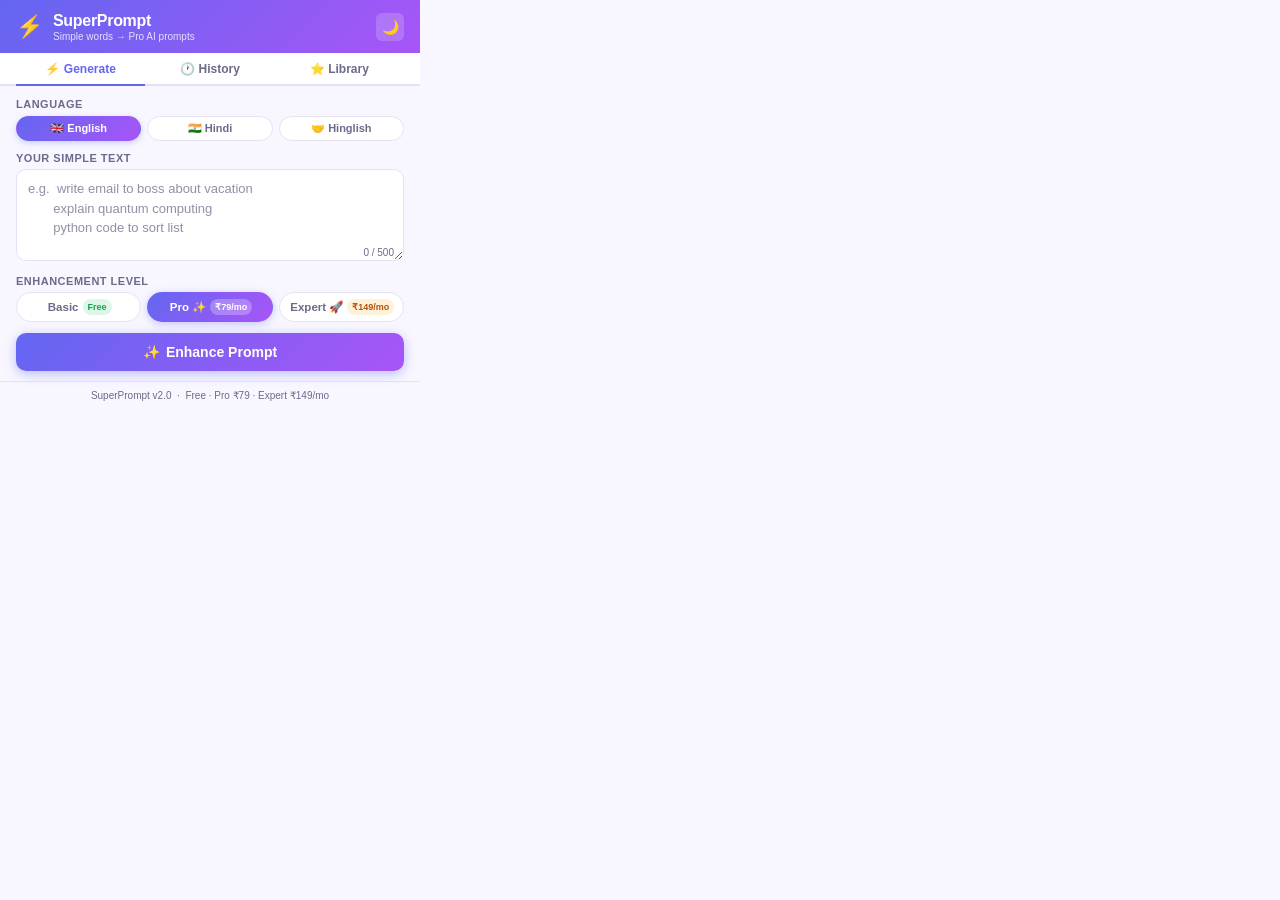
<file: popup.html>
<!DOCTYPE html>
<html lang="en">
<head>
  <meta charset="UTF-8"/>
  <meta name="viewport" content="width=device-width,initial-scale=1.0"/>
  <title>SuperPrompt</title>
  <link rel="stylesheet" href="popup.css"/>
</head>
<body>

<!-- ── Payment / Upgrade Modal ─────────────────────────────────────────── -->
<div class="modal-overlay" id="modalOverlay">
  <div class="modal-box">
    <div class="modal-head">
      <div class="modal-tier-wrap">
        <span class="modal-tier-icon" id="modalTierIcon">✨</span>
        <span class="modal-tier-name" id="modalTierName">Pro</span>
      </div>
      <div class="modal-price-badge" id="modalPriceBadge">₹79 / month</div>
    </div>
    <ul class="modal-features" id="modalFeatures"></ul>
    <button class="btn-razorpay" id="btnPayRazorpay">💳&nbsp; Pay Now — Get Instant Code</button>
    <div class="how-it-works">
      <div class="how-title">⚡ How It Works — Fully Automatic</div>
      <div class="how-rows">
        <div class="how-row">
          <div class="how-row-left"><div class="how-row-num s1">1</div><div class="how-row-line"></div></div>
          <div class="how-row-body">
            <div class="how-row-head"><span class="how-row-icon">💳</span><span class="how-row-title">Pay Securely</span></div>
            <div class="how-row-desc">Click Pay above · UPI, Card, NetBanking via Razorpay · Enter your email on the payment page</div>
          </div>
        </div>
        <div class="how-row">
          <div class="how-row-left"><div class="how-row-num s2">2</div><div class="how-row-line"></div></div>
          <div class="how-row-body">
            <div class="how-row-head"><span class="how-row-icon">📧</span><span class="how-row-title">Get Your Code by Email</span></div>
            <div class="how-row-desc">Your unique activation code is <strong>sent instantly</strong> to your email after payment</div>
          </div>
        </div>
        <div class="how-row last">
          <div class="how-row-left"><div class="how-row-num s3">3</div></div>
          <div class="how-row-body">
            <div class="how-row-head"><span class="how-row-icon">🔑</span><span class="how-row-title">Activate &amp; Enjoy</span></div>
            <div class="how-row-desc">Paste the code below · Click <strong>Activate</strong> · Instantly unlocked!</div>
          </div>
        </div>
      </div>
    </div>
    <details class="upi-fallback">
      <summary>Or pay manually via UPI</summary>
      <div class="upi-row">
        <div class="upi-id-box"><span class="upi-label">UPI&nbsp;ID</span><span class="upi-val">hassainn.mcsa@okicici</span></div>
        <button class="btn-copy-upi" id="btnCopyUpi">Copy</button>
      </div>
      <p class="upi-manual-note">After payment, email screenshot to <a href="mailto:support.alphaone@gmail.com" class="dev-email-inline">support.alphaone@gmail.com</a></p>
    </details>
    <div class="activate-section">
      <div class="activate-label">Enter activation code from your email</div>
      <div class="activate-row">
        <input id="activationInput" class="activation-input" type="text" placeholder="e.g. NZP-2605-0001-A3F7" maxlength="20" autocomplete="off" spellcheck="false"/>
        <button class="btn-activate" id="btnActivate">Activate</button>
      </div>
      <div class="activate-msg" id="activateMsg"></div>
    </div>
    <button class="modal-cancel" id="modalCancel">✕ Cancel</button>
  </div>
</div>

<!-- ── Header ───────────────────────────────────────────────────────────── -->
<header class="header">
  <div class="header-left">
    <span class="logo">⚡</span>
    <div>
      <div class="title">SuperPrompt</div>
      <div class="subtitle">Simple words → Pro AI prompts</div>
    </div>
  </div>
  <button class="theme-btn" id="themeToggle" title="Toggle theme">🌙</button>
</header>

<!-- ── Tabs ──────────────────────────────────────────────────────────────── -->
<div class="tabs">
  <button class="tab active" data-tab="generate">⚡ Generate</button>
  <button class="tab" data-tab="history">🕐 History</button>
  <button class="tab" data-tab="library">⭐ Library</button>
</div>

<!-- ══════════════════════════════════════════════════════════════════════
     TAB: GENERATE
     ══════════════════════════════════════════════════════════════════════ -->
<div class="tab-panel active" id="tab-generate">
  <div class="container">

    <!-- Usage counter (free tier) -->
    <div class="usage-bar" id="usageBar" style="display:none">
      <div class="usage-info">
        <span class="usage-text" id="usageText">0 / 10 prompts used this week</span>
        <button class="usage-upgrade" id="usageUpgrade">Upgrade →</button>
      </div>
      <div class="usage-track"><div class="usage-fill" id="usageFill"></div></div>
    </div>

    <!-- Language -->
    <div class="section lang-section">
      <label class="label">Language</label>
      <div class="lang-pills">
        <button class="lang-pill active" data-lang="en">🇬🇧 English</button>
        <button class="lang-pill" data-lang="hi">🇮🇳 Hindi</button>
        <button class="lang-pill" data-lang="mix">🤝 Hinglish</button>
      </div>
    </div>

    <!-- Input -->
    <div class="section">
      <label class="label">Your Simple Text</label>
      <div class="input-wrap">
        <textarea id="simpleInput" class="textarea" rows="3" maxlength="500"
          placeholder="e.g.  write email to boss about vacation&#10;       explain quantum computing&#10;       python code to sort list"></textarea>
        <span class="char-count" id="charCount">0 / 500</span>
      </div>
    </div>

    <!-- Enhancement Level -->
    <div class="section">
      <label class="label">Enhancement Level</label>
      <div class="level-pills">
        <button class="pill" data-level="basic">
          Basic <span class="pill-badge free-badge">Free</span>
        </button>
        <button class="pill active" data-level="pro" id="pillPro">
          Pro ✨ <span class="pill-badge price-badge" id="proBadge">₹79/mo</span>
        </button>
        <button class="pill" data-level="expert" id="pillExpert">
          Expert 🚀 <span class="pill-badge price-badge" id="expBadge">₹149/mo</span>
        </button>
      </div>
    </div>

    <!-- Generate Button -->
    <button class="btn-generate" id="generateBtn">
      <span class="btn-icon">✨</span> Enhance Prompt
    </button>

    <!-- Output -->
    <div class="section output-section" id="outputSection" style="display:none">
      <div class="output-header">
        <label class="label">Enhanced Prompt</label>
        <div class="output-actions">
          <button class="btn-sm" id="copyBtn">📋 Copy</button>
          <button class="btn-sm btn-save-lib" id="saveLibBtn" title="Save to Library">⭐ Save</button>
          <button class="btn-sm btn-clear" id="clearBtn">✕ Clear</button>
        </div>
      </div>
      <div class="output-box" id="outputBox"></div>
      <div class="copy-feedback" id="copyFeedback">✅ Copied to clipboard!</div>
    </div>

    <!-- AI Tools -->
    <div class="section" id="aiSection" style="display:none">
      <label class="label">Open in AI Tool <span class="label-hint">(auto-loads prompt)</span></label>
      <div class="ai-grid">
        <a class="ai-btn chatgpt"    data-url="https://chatgpt.com/"           href="#"><span class="ai-icon">🤖</span> ChatGPT</a>
        <a class="ai-btn gemini"     data-url="https://gemini.google.com/app"  href="#"><span class="ai-icon">💎</span> Gemini</a>
        <a class="ai-btn grok"       data-url="https://grok.com/"              href="#"><span class="ai-icon">⚡</span> Grok</a>
        <a class="ai-btn deepseek"   data-url="https://chat.deepseek.com/"     href="#"><span class="ai-icon">🔍</span> DeepSeek</a>
        <a class="ai-btn claude"     data-url="https://claude.ai/new"          href="#"><span class="ai-icon">🧠</span> Claude</a>
        <a class="ai-btn perplexity" data-url="https://www.perplexity.ai/"     href="#"><span class="ai-icon">🔮</span> Perplexity</a>
      </div>
      <p class="ai-hint">Prompt is auto-injected when the AI tool opens</p>
    </div>

  </div>
</div>

<!-- ══════════════════════════════════════════════════════════════════════
     TAB: HISTORY
     ══════════════════════════════════════════════════════════════════════ -->
<div class="tab-panel" id="tab-history">
  <div class="container">
    <div class="section-head-row">
      <span class="section-head-title">🕐 Recent Prompts</span>
      <button class="btn-sm btn-clear-all" id="clearHistoryBtn">Clear All</button>
    </div>
    <div id="historyList" class="card-list"></div>
    <div class="upgrade-gate" id="historyGate" style="display:none">
      <div class="gate-icon">🔒</div>
      <div class="gate-text">Showing last 3 prompts.<br>Upgrade to Pro for unlimited history.</div>
      <button class="gate-btn" onclick="document.querySelector('[data-level=pro]').click()">Upgrade to Pro ✨</button>
    </div>
  </div>
</div>

<!-- ══════════════════════════════════════════════════════════════════════
     TAB: LIBRARY
     ══════════════════════════════════════════════════════════════════════ -->
<div class="tab-panel" id="tab-library">
  <div class="container">
    <div class="section-head-row">
      <span class="section-head-title">⭐ Saved Prompts</span>
      <button class="btn-sm btn-clear-all" id="clearLibraryBtn">Clear All</button>
    </div>
    <div id="libraryList" class="card-list"></div>
    <div class="upgrade-gate" id="libraryGate" style="display:none">
      <div class="gate-icon">🔒</div>
      <div class="gate-text">Prompt Library is a Pro feature.<br>Save unlimited prompts for reuse.</div>
      <button class="gate-btn" onclick="document.querySelector('[data-level=pro]').click()">Upgrade to Pro ✨</button>
    </div>
    <div class="empty-state" id="libraryEmpty" style="display:none">
      <div class="empty-icon">⭐</div>
      <div class="empty-text">No saved prompts yet.<br>Click <strong>⭐ Save</strong> on any generated prompt.</div>
    </div>
  </div>
</div>

<!-- ── Footer ─────────────────────────────────────────────────────────── -->
<footer class="footer">
  SuperPrompt v2.0 &nbsp;·&nbsp; Free · Pro ₹79 · Expert ₹149/mo
</footer>

<script src="popup.js"></script>
</body>
</html>
</file>
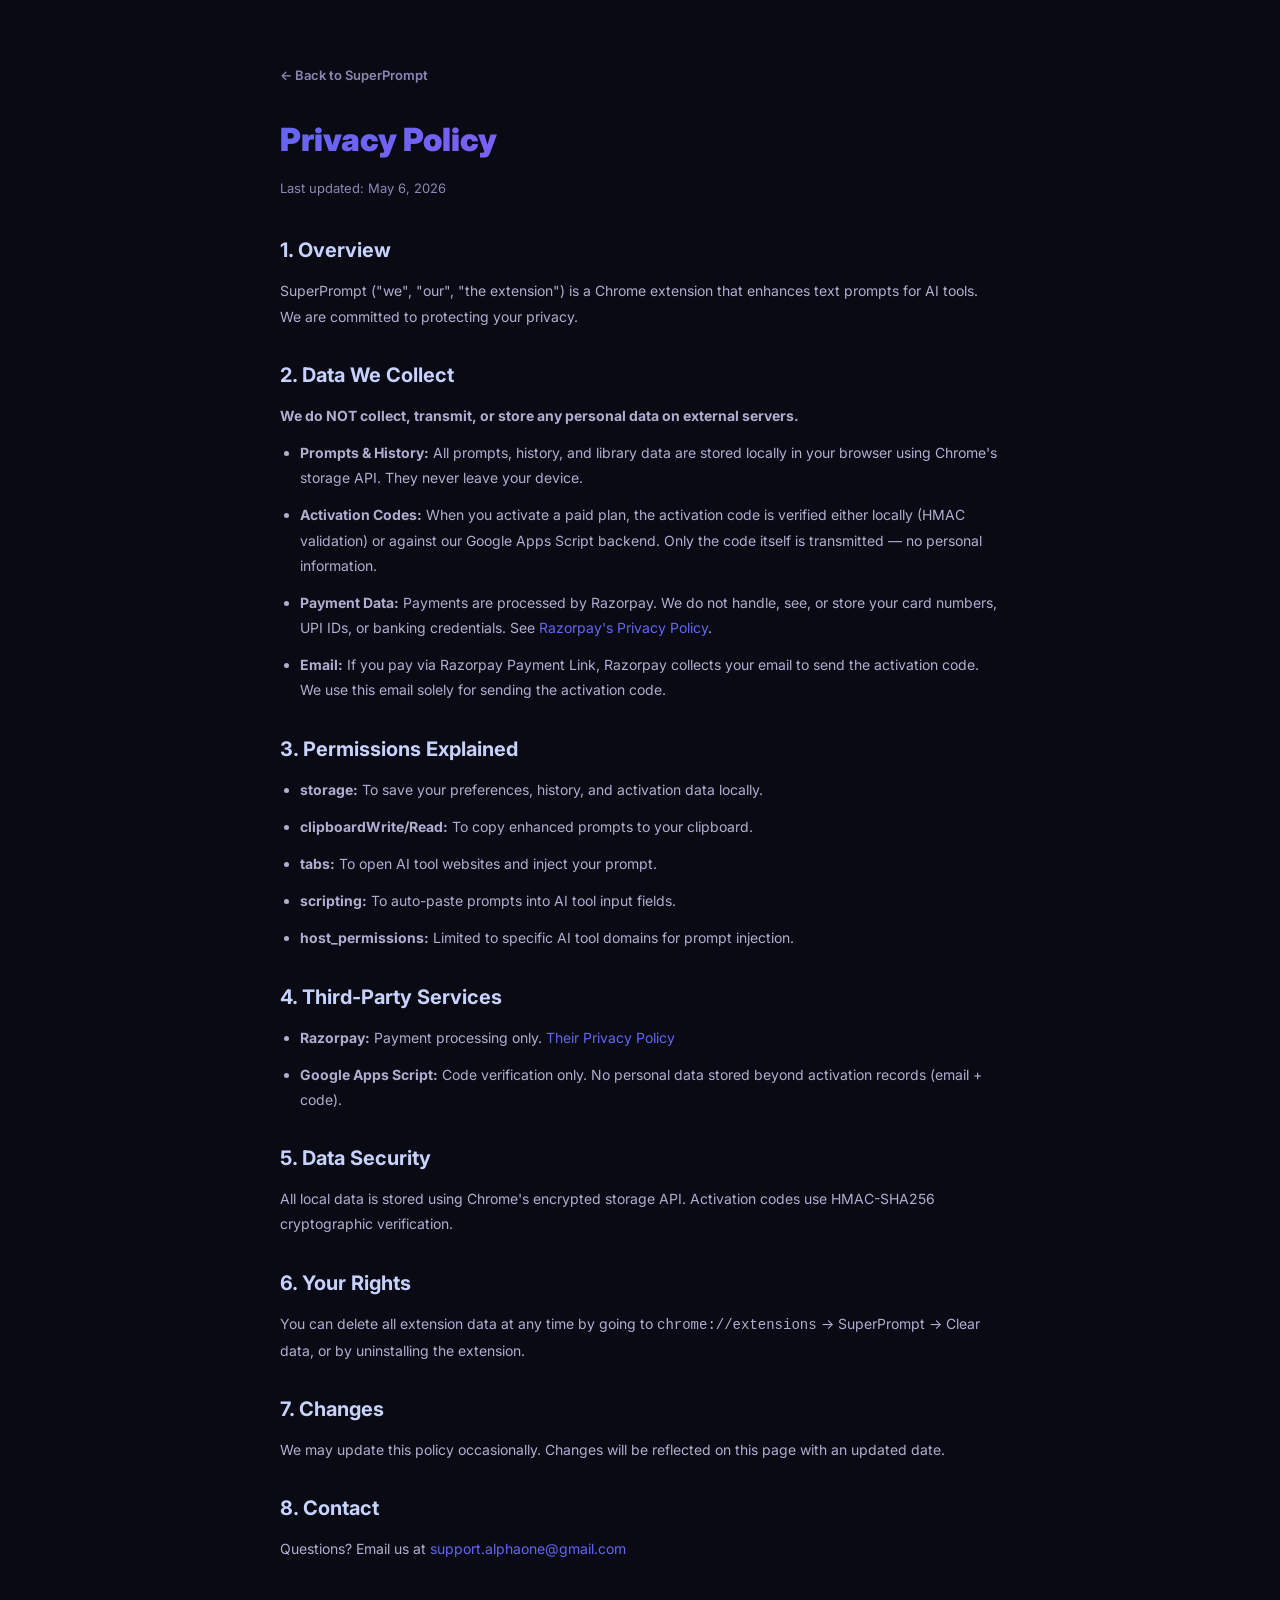
<file: docs/privacy.html>
<!DOCTYPE html>
<html lang="en">
<head>
<meta charset="UTF-8"/>
<meta name="viewport" content="width=device-width,initial-scale=1.0"/>
<title>Privacy Policy — SuperPrompt</title>
<link href="https://fonts.googleapis.com/css2?family=Inter:wght@400;600;700;800&display=swap" rel="stylesheet"/>
<style>
*,*::before,*::after{box-sizing:border-box;margin:0;padding:0}
body{font-family:'Inter',system-ui,sans-serif;background:#0a0a14;color:#f0eeff;line-height:1.8;padding:60px 24px}
.container{max-width:720px;margin:0 auto}
a{color:#6366f1;text-decoration:none}a:hover{text-decoration:underline}
h1{font-size:32px;font-weight:900;margin-bottom:8px;background:linear-gradient(135deg,#6366f1,#a855f7);-webkit-background-clip:text;-webkit-text-fill-color:transparent}
.updated{font-size:13px;color:#8b87b5;margin-bottom:32px}
h2{font-size:20px;font-weight:700;margin:28px 0 10px;color:#c7d2fe}
p,li{font-size:14px;color:#b0aed0;margin-bottom:12px}
ul{padding-left:20px}
.back{display:inline-flex;align-items:center;gap:6px;color:#8b87b5;font-size:13px;font-weight:600;margin-bottom:24px}
</style>
</head>
<body>
<div class="container">
<a href="index.html" class="back">← Back to SuperPrompt</a>
<h1>Privacy Policy</h1>
<p class="updated">Last updated: May 6, 2026</p>

<h2>1. Overview</h2>
<p>SuperPrompt ("we", "our", "the extension") is a Chrome extension that enhances text prompts for AI tools. We are committed to protecting your privacy.</p>

<h2>2. Data We Collect</h2>
<p><strong>We do NOT collect, transmit, or store any personal data on external servers.</strong></p>
<ul>
<li><strong>Prompts & History:</strong> All prompts, history, and library data are stored locally in your browser using Chrome's storage API. They never leave your device.</li>
<li><strong>Activation Codes:</strong> When you activate a paid plan, the activation code is verified either locally (HMAC validation) or against our Google Apps Script backend. Only the code itself is transmitted — no personal information.</li>
<li><strong>Payment Data:</strong> Payments are processed by Razorpay. We do not handle, see, or store your card numbers, UPI IDs, or banking credentials. See <a href="https://razorpay.com/privacy/" target="_blank">Razorpay's Privacy Policy</a>.</li>
<li><strong>Email:</strong> If you pay via Razorpay Payment Link, Razorpay collects your email to send the activation code. We use this email solely for sending the activation code.</li>
</ul>

<h2>3. Permissions Explained</h2>
<ul>
<li><strong>storage:</strong> To save your preferences, history, and activation data locally.</li>
<li><strong>clipboardWrite/Read:</strong> To copy enhanced prompts to your clipboard.</li>
<li><strong>tabs:</strong> To open AI tool websites and inject your prompt.</li>
<li><strong>scripting:</strong> To auto-paste prompts into AI tool input fields.</li>
<li><strong>host_permissions:</strong> Limited to specific AI tool domains for prompt injection.</li>
</ul>

<h2>4. Third-Party Services</h2>
<ul>
<li><strong>Razorpay:</strong> Payment processing only. <a href="https://razorpay.com/privacy/" target="_blank">Their Privacy Policy</a></li>
<li><strong>Google Apps Script:</strong> Code verification only. No personal data stored beyond activation records (email + code).</li>
</ul>

<h2>5. Data Security</h2>
<p>All local data is stored using Chrome's encrypted storage API. Activation codes use HMAC-SHA256 cryptographic verification.</p>

<h2>6. Your Rights</h2>
<p>You can delete all extension data at any time by going to <code>chrome://extensions</code> → SuperPrompt → Clear data, or by uninstalling the extension.</p>

<h2>7. Changes</h2>
<p>We may update this policy occasionally. Changes will be reflected on this page with an updated date.</p>

<h2>8. Contact</h2>
<p>Questions? Email us at <a href="mailto:support.alphaone@gmail.com">support.alphaone@gmail.com</a></p>
</div>
</body>
</html>
</file>
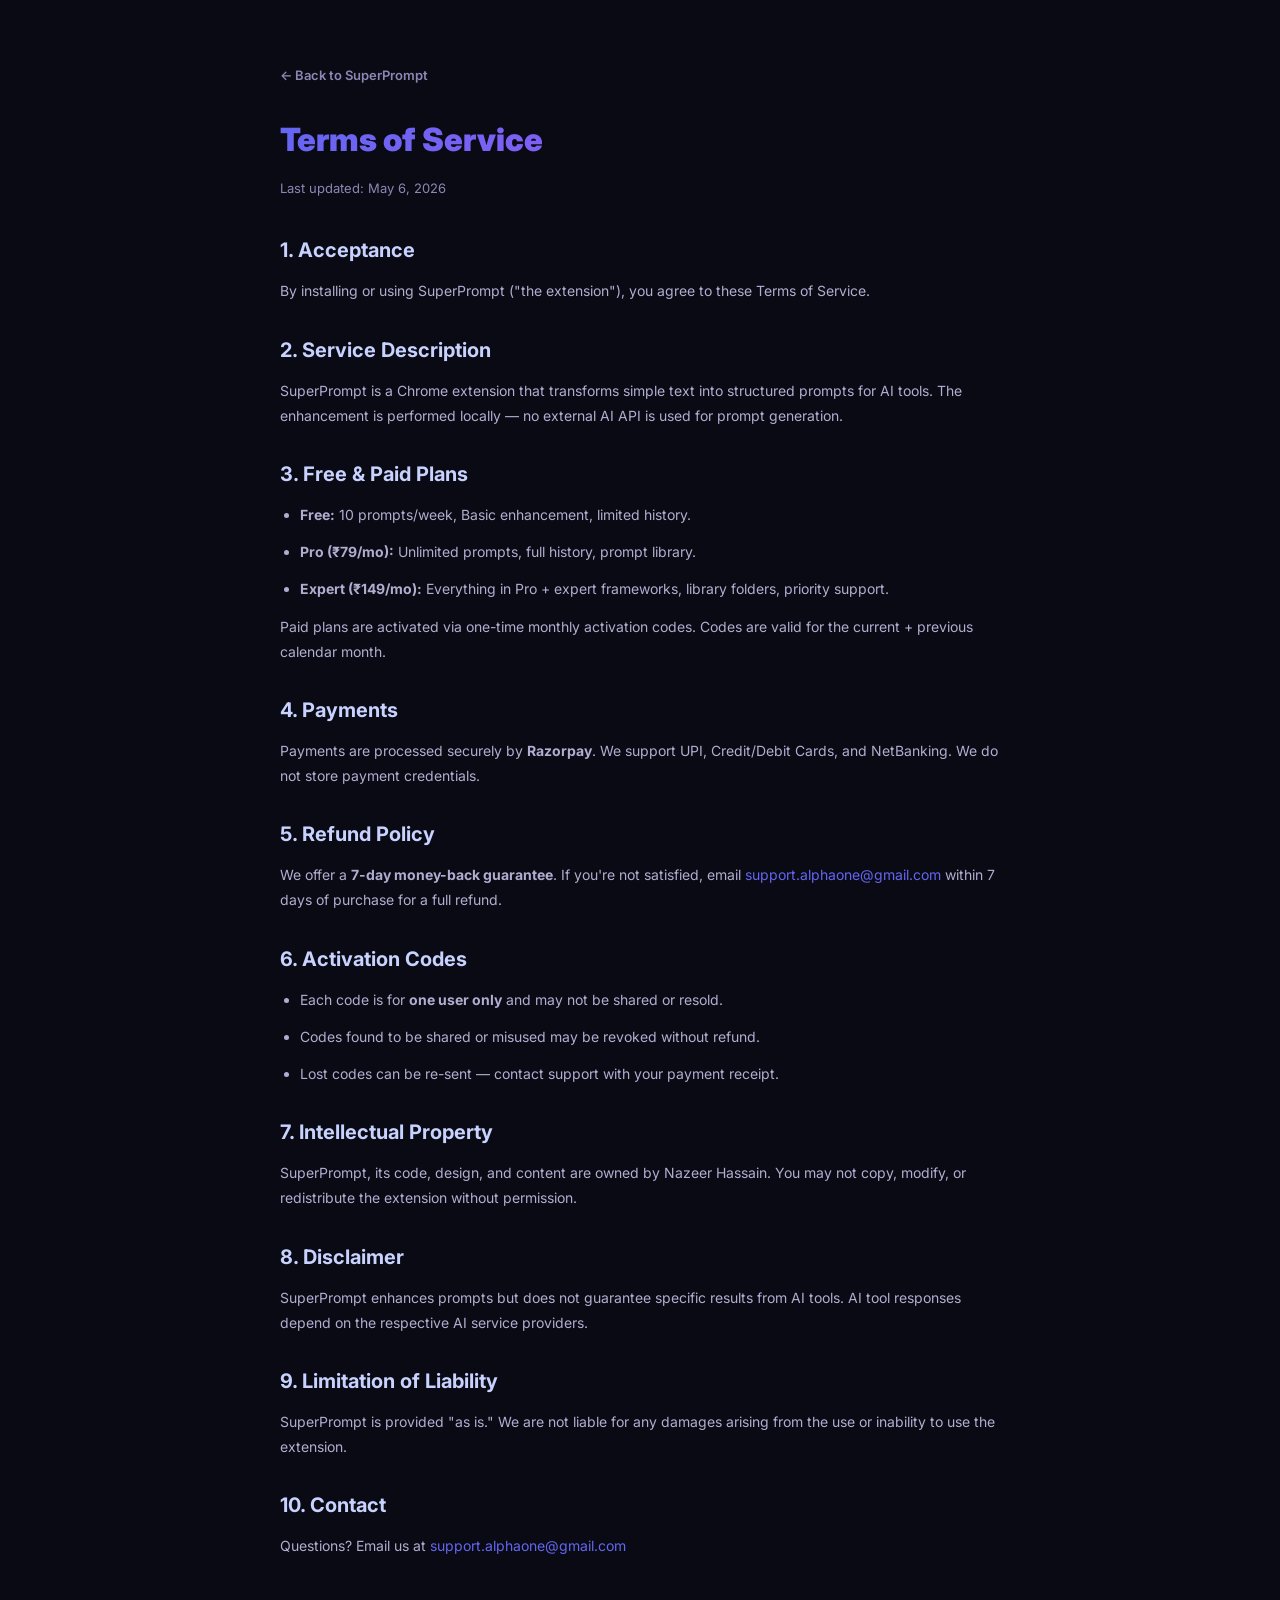
<file: docs/terms.html>
<!DOCTYPE html>
<html lang="en">
<head>
<meta charset="UTF-8"/>
<meta name="viewport" content="width=device-width,initial-scale=1.0"/>
<title>Terms of Service — SuperPrompt</title>
<link href="https://fonts.googleapis.com/css2?family=Inter:wght@400;600;700;800&display=swap" rel="stylesheet"/>
<style>
*,*::before,*::after{box-sizing:border-box;margin:0;padding:0}
body{font-family:'Inter',system-ui,sans-serif;background:#0a0a14;color:#f0eeff;line-height:1.8;padding:60px 24px}
.container{max-width:720px;margin:0 auto}
a{color:#6366f1;text-decoration:none}a:hover{text-decoration:underline}
h1{font-size:32px;font-weight:900;margin-bottom:8px;background:linear-gradient(135deg,#6366f1,#a855f7);-webkit-background-clip:text;-webkit-text-fill-color:transparent}
.updated{font-size:13px;color:#8b87b5;margin-bottom:32px}
h2{font-size:20px;font-weight:700;margin:28px 0 10px;color:#c7d2fe}
p,li{font-size:14px;color:#b0aed0;margin-bottom:12px}
ul{padding-left:20px}
.back{display:inline-flex;align-items:center;gap:6px;color:#8b87b5;font-size:13px;font-weight:600;margin-bottom:24px}
</style>
</head>
<body>
<div class="container">
<a href="index.html" class="back">← Back to SuperPrompt</a>
<h1>Terms of Service</h1>
<p class="updated">Last updated: May 6, 2026</p>

<h2>1. Acceptance</h2>
<p>By installing or using SuperPrompt ("the extension"), you agree to these Terms of Service.</p>

<h2>2. Service Description</h2>
<p>SuperPrompt is a Chrome extension that transforms simple text into structured prompts for AI tools. The enhancement is performed locally — no external AI API is used for prompt generation.</p>

<h2>3. Free & Paid Plans</h2>
<ul>
<li><strong>Free:</strong> 10 prompts/week, Basic enhancement, limited history.</li>
<li><strong>Pro (₹79/mo):</strong> Unlimited prompts, full history, prompt library.</li>
<li><strong>Expert (₹149/mo):</strong> Everything in Pro + expert frameworks, library folders, priority support.</li>
</ul>
<p>Paid plans are activated via one-time monthly activation codes. Codes are valid for the current + previous calendar month.</p>

<h2>4. Payments</h2>
<p>Payments are processed securely by <strong>Razorpay</strong>. We support UPI, Credit/Debit Cards, and NetBanking. We do not store payment credentials.</p>

<h2>5. Refund Policy</h2>
<p>We offer a <strong>7-day money-back guarantee</strong>. If you're not satisfied, email <a href="mailto:support.alphaone@gmail.com">support.alphaone@gmail.com</a> within 7 days of purchase for a full refund.</p>

<h2>6. Activation Codes</h2>
<ul>
<li>Each code is for <strong>one user only</strong> and may not be shared or resold.</li>
<li>Codes found to be shared or misused may be revoked without refund.</li>
<li>Lost codes can be re-sent — contact support with your payment receipt.</li>
</ul>

<h2>7. Intellectual Property</h2>
<p>SuperPrompt, its code, design, and content are owned by Nazeer Hassain. You may not copy, modify, or redistribute the extension without permission.</p>

<h2>8. Disclaimer</h2>
<p>SuperPrompt enhances prompts but does not guarantee specific results from AI tools. AI tool responses depend on the respective AI service providers.</p>

<h2>9. Limitation of Liability</h2>
<p>SuperPrompt is provided "as is." We are not liable for any damages arising from the use or inability to use the extension.</p>

<h2>10. Contact</h2>
<p>Questions? Email us at <a href="mailto:support.alphaone@gmail.com">support.alphaone@gmail.com</a></p>
</div>
</body>
</html>
</file>
<file: popup.css>
/* ── Variables ─────────────────────────────────────────── */
:root {
  --bg:        #f8f7ff;
  --surface:   #ffffff;
  --border:    #e5e3f3;
  --text:      #1a1523;
  --text-muted:#6b6b8a;
  --primary:   #6366f1;
  --primary-h: #4f46e5;
  --accent:    #a855f7;
  --success:   #22c55e;
  --radius:    10px;
  --shadow:    0 2px 12px rgba(99,102,241,.12);
}
[data-theme="dark"] {
  --bg:        #13111c;
  --surface:   #1e1b2e;
  --border:    #2e2a45;
  --text:      #f0eeff;
  --text-muted:#8b87b5;
  --shadow:    0 2px 12px rgba(0,0,0,.4);
}

/* ── Reset ─────────────────────────────────────────────── */
*, *::before, *::after { box-sizing: border-box; margin: 0; padding: 0; }
body {
  font-family: -apple-system, BlinkMacSystemFont, 'Segoe UI', sans-serif;
  font-size: 13px;
  color: var(--text);
  background: var(--bg);
  width: 420px;
  min-height: 200px;
  position: relative;               /* needed for absolute modal overlay */
  transition: background .2s, color .2s;
}
/* Popup grows tall enough to show the full modal when open */
body.modal-open { min-height: 760px; }

/* ── Header ────────────────────────────────────────────── */
.header {
  display: flex;
  align-items: center;
  justify-content: space-between;
  padding: 12px 16px 11px;
  background: linear-gradient(135deg, #6366f1 0%, #a855f7 100%);
  color: white;
}
.header-left { display: flex; align-items: center; gap: 10px; }
.logo { font-size: 22px; line-height: 1; }
.title { font-size: 16px; font-weight: 700; letter-spacing: -.3px; }
.subtitle { font-size: 10px; opacity: .8; margin-top: 1px; }
.theme-btn {
  background: rgba(255,255,255,.18);
  border: none;
  border-radius: 6px;
  color: white;
  font-size: 14px;
  width: 28px; height: 28px;
  cursor: pointer;
  display: flex; align-items: center; justify-content: center;
  transition: background .2s;
}
.theme-btn:hover { background: rgba(255,255,255,.3); }

/* ── Tabs ──────────────────────────────────────────────── */
.tabs {
  display: flex;
  border-bottom: 2px solid var(--border);
  background: var(--surface);
  padding: 0 16px;
}
.tab {
  flex: 1;
  padding: 9px 4px 8px;
  border: none;
  background: none;
  font-size: 12px;
  font-weight: 600;
  color: var(--text-muted);
  cursor: pointer;
  border-bottom: 2.5px solid transparent;
  margin-bottom: -2px;
  transition: color .18s, border-color .18s;
}
.tab:hover { color: var(--primary); }
.tab.active { color: var(--primary); border-bottom-color: var(--primary); }

/* ── Tab panels ────────────────────────────────────────── */
.tab-panel { display: none; }
.tab-panel.active { display: block; }

/* ── Container ─────────────────────────────────────────── */
.container { padding: 12px 16px 10px; display: flex; flex-direction: column; gap: 11px; }

/* ── Section ───────────────────────────────────────────── */
.section { display: flex; flex-direction: column; gap: 5px; }
.label {
  font-size: 11px;
  font-weight: 600;
  text-transform: uppercase;
  letter-spacing: .5px;
  color: var(--text-muted);
}
.label-hint { font-weight: 400; text-transform: none; letter-spacing: 0; }

/* ── Usage bar ─────────────────────────────────────────── */
.usage-bar {
  background: var(--surface);
  border: 1.5px solid var(--border);
  border-radius: 10px;
  padding: 8px 12px;
  display: flex;
  flex-direction: column;
  gap: 5px;
}
.usage-info { display: flex; align-items: center; justify-content: space-between; }
.usage-text { font-size: 11.5px; font-weight: 600; color: var(--text); }
.usage-upgrade {
  font-size: 10.5px; font-weight: 700; color: var(--primary);
  background: none; border: none; cursor: pointer; padding: 0;
}
.usage-upgrade:hover { text-decoration: underline; }
.usage-track {
  height: 5px; background: var(--border); border-radius: 4px; overflow: hidden;
}
.usage-fill {
  height: 100%; border-radius: 4px;
  background: linear-gradient(90deg, #6366f1, #a855f7);
  transition: width .4s ease;
}
.usage-fill.warning { background: linear-gradient(90deg, #f59e0b, #ef4444); }

/* ── Language pills ────────────────────────────────────── */
.lang-section { gap: 6px; }
.lang-pills { display: flex; gap: 6px; }
.lang-pill {
  flex: 1; padding: 5px 6px;
  border: 1.5px solid var(--border);
  border-radius: 16px; background: var(--surface);
  color: var(--text-muted); font-size: 11px; font-weight: 600;
  cursor: pointer; transition: all .18s; text-align: center;
}
.lang-pill:hover { border-color: var(--primary); color: var(--primary); }
.lang-pill.active {
  background: linear-gradient(135deg, #6366f1, #a855f7);
  border-color: transparent; color: white;
  box-shadow: 0 2px 6px rgba(99,102,241,.3);
}

/* ── Textarea ──────────────────────────────────────────── */
.input-wrap { position: relative; }
.textarea {
  width: 100%;
  padding: 9px 11px 22px;
  background: var(--surface);
  border: 1.5px solid var(--border);
  border-radius: var(--radius);
  color: var(--text);
  font-family: inherit;
  font-size: 13px;
  resize: vertical;
  outline: none;
  transition: border-color .2s, box-shadow .2s;
  line-height: 1.5;
}
.textarea::placeholder { color: var(--text-muted); opacity: .75; }
.textarea:focus {
  border-color: var(--primary);
  box-shadow: 0 0 0 3px rgba(99,102,241,.15);
}
.char-count {
  position: absolute;
  bottom: 6px; right: 10px;
  font-size: 10px;
  color: var(--text-muted);
  pointer-events: none;
}

/* ── Level Pills ───────────────────────────────────────── */
.level-pills { display: flex; gap: 6px; }
.pill {
  flex: 1;
  padding: 6px 6px 6px 8px;
  border: 1.5px solid var(--border);
  border-radius: 20px;
  background: var(--surface);
  color: var(--text-muted);
  font-size: 11.5px;
  font-weight: 600;
  cursor: pointer;
  transition: all .2s;
  text-align: center;
  display: flex;
  align-items: center;
  justify-content: center;
  gap: 4px;
}
.pill:hover { border-color: var(--primary); color: var(--primary); }
.pill.active {
  background: linear-gradient(135deg, #6366f1, #a855f7);
  border-color: transparent;
  color: white;
  box-shadow: 0 2px 8px rgba(99,102,241,.35);
}
.pill.locked { cursor: default; }
.pill.locked:hover { border-color: #f59e0b; color: #f59e0b; }

/* Price / Free badges inside pills */
.pill-badge {
  font-size: 9px;
  font-weight: 700;
  padding: 1px 5px;
  border-radius: 8px;
  white-space: nowrap;
  line-height: 1.6;
}
.free-badge {
  background: rgba(34, 197, 94, .15);
  color: #16a34a;
}
.pill.active .free-badge { background: rgba(255,255,255,.25); color: white; }

.price-badge {
  background: rgba(245, 158, 11, .15);
  color: #b45309;
}
.pill.active .price-badge { background: rgba(255,255,255,.25); color: white; }
.price-badge.unlocked {
  background: rgba(34, 197, 94, .15);
  color: #16a34a;
}
.pill.active .price-badge.unlocked { background: rgba(255,255,255,.25); color: white; }

/* ── Generate Button ───────────────────────────────────── */
.btn-generate {
  width: 100%;
  padding: 11px;
  background: linear-gradient(135deg, #6366f1 0%, #a855f7 100%);
  border: none;
  border-radius: var(--radius);
  color: white;
  font-size: 14px;
  font-weight: 700;
  cursor: pointer;
  display: flex;
  align-items: center;
  justify-content: center;
  gap: 6px;
  transition: opacity .2s, transform .1s;
  box-shadow: 0 3px 12px rgba(99,102,241,.4);
}
.btn-generate:hover { opacity: .92; }
.btn-generate:active { transform: scale(.98); }
.btn-generate.loading .btn-icon { animation: spin .7s linear infinite; }
@keyframes spin { to { transform: rotate(360deg); } }

/* ── Output ────────────────────────────────────────────── */
.output-section { animation: fadeIn .3s ease; }
@keyframes fadeIn { from { opacity: 0; transform: translateY(4px); } to { opacity: 1; transform: translateY(0); } }

.output-header { display: flex; align-items: center; justify-content: space-between; }
.output-actions { display: flex; gap: 6px; }
.btn-sm {
  padding: 4px 10px;
  border: 1.5px solid var(--border);
  border-radius: 6px;
  background: var(--surface);
  color: var(--text);
  font-size: 11px;
  font-weight: 600;
  cursor: pointer;
  transition: all .18s;
  white-space: nowrap;
}
.btn-sm:hover { border-color: var(--primary); color: var(--primary); }
.btn-clear:hover { border-color: #ef4444; color: #ef4444; }

.output-box {
  background: var(--surface);
  border: 1.5px solid var(--border);
  border-radius: var(--radius);
  padding: 10px 12px;
  font-size: 12.5px;
  line-height: 1.65;
  color: var(--text);
  max-height: 220px;
  overflow-y: auto;
  white-space: pre-wrap;
  word-break: break-word;
  box-shadow: var(--shadow);
}
.output-box::-webkit-scrollbar { width: 5px; }
.output-box::-webkit-scrollbar-track { background: transparent; }
.output-box::-webkit-scrollbar-thumb { background: var(--border); border-radius: 4px; }

.copy-feedback {
  font-size: 11px;
  color: var(--success);
  font-weight: 600;
  text-align: right;
  opacity: 0;
  transition: opacity .25s;
  height: 16px;
}
.copy-feedback.show { opacity: 1; }

/* ── AI Grid ───────────────────────────────────────────── */
.ai-grid {
  display: grid;
  grid-template-columns: repeat(3, 1fr);
  gap: 6px;
}
.ai-btn {
  display: flex;
  align-items: center;
  justify-content: center;
  gap: 5px;
  padding: 7px 4px;
  border-radius: 8px;
  font-size: 12px;
  font-weight: 600;
  text-decoration: none;
  cursor: pointer;
  transition: transform .15s, box-shadow .15s, opacity .15s;
  border: 1.5px solid transparent;
  color: white;
}
.ai-btn:hover { transform: translateY(-1px); box-shadow: 0 4px 12px rgba(0,0,0,.2); opacity: .92; }
.ai-btn:active { transform: scale(.97); }
.ai-icon { font-size: 13px; }

.chatgpt    { background: #10a37f; }
.gemini     { background: linear-gradient(135deg, #4285f4, #1a73e8); }
.grok       { background: #000000; }
.deepseek   { background: linear-gradient(135deg, #1677ff, #0958d9); }
.claude     { background: linear-gradient(135deg, #d97757, #c96442); }
.perplexity { background: linear-gradient(135deg, #20b8cd, #1a9ab0); }

[data-theme="dark"] .grok { background: #222; border-color: #444; }

.ai-hint {
  font-size: 10px;
  color: var(--text-muted);
  text-align: center;
  margin-top: 2px;
}

/* ── Footer ────────────────────────────────────────────── */
.footer {
  text-align: center;
  font-size: 10px;
  color: var(--text-muted);
  padding: 8px 16px 10px;
  border-top: 1px solid var(--border);
}

/* ═══════════════════════════════════════════════════════════
   PAYMENT / UPGRADE MODAL
   ═══════════════════════════════════════════════════════════ */

/* Overlay — absolute so it fills the expanded body, not just the viewport */
.modal-overlay {
  display: none;
  position: absolute;
  inset: 0;
  background: rgba(0, 0, 0, .58);
  backdrop-filter: blur(3px);
  z-index: 999;
  align-items: flex-start;
  justify-content: center;
  padding: 10px;
  animation: overlayIn .2s ease;
}
.modal-overlay.open { display: flex; }
@keyframes overlayIn { from { opacity: 0; } to { opacity: 1; } }

/* Modal box — no max-height cap; body height controls how much is visible */
.modal-box {
  background: var(--surface);
  border: 1.5px solid var(--border);
  border-radius: 14px;
  width: 100%;
  max-width: 395px;
  height: auto;
  padding: 14px 16px;
  display: flex;
  flex-direction: column;
  gap: 10px;
  box-shadow: 0 20px 60px rgba(0,0,0,.35);
  animation: modalIn .22s cubic-bezier(.34,1.56,.64,1);
}
@keyframes modalIn { from { opacity: 0; transform: scale(.93) translateY(6px); } to { opacity: 1; transform: scale(1) translateY(0); } }

/* Modal header */
.modal-head {
  display: flex;
  align-items: center;
  justify-content: space-between;
}
.modal-tier-wrap { display: flex; align-items: center; gap: 6px; }
.modal-tier-icon { font-size: 20px; }
.modal-tier-name {
  font-size: 18px;
  font-weight: 800;
  background: linear-gradient(135deg, #6366f1, #a855f7);
  -webkit-background-clip: text;
  -webkit-text-fill-color: transparent;
  background-clip: text;
}
.modal-price-badge {
  background: linear-gradient(135deg, #f59e0b, #d97706);
  color: white;
  font-size: 13px;
  font-weight: 800;
  padding: 4px 12px;
  border-radius: 20px;
  box-shadow: 0 2px 8px rgba(245,158,11,.4);
}

/* Features list */
.modal-features {
  list-style: none;
  display: flex;
  flex-direction: column;
  gap: 4px;
  padding: 8px 12px;
  background: var(--bg);
  border-radius: 10px;
  border: 1px solid var(--border);
}
.modal-features li {
  font-size: 12px;
  color: var(--text);
  display: flex;
  align-items: flex-start;
  gap: 7px;
  line-height: 1.45;
}
.modal-features li .fi { flex-shrink: 0; }
.modal-features li.highlight { font-weight: 600; }

/* Google Pay section */
.gpay-section {
  background: linear-gradient(135deg, #e8f5e9, #f1f8e9);
  border: 1.5px solid #a5d6a7;
  border-radius: 10px;
  padding: 12px 13px;
  display: flex;
  flex-direction: column;
  gap: 9px;
}
[data-theme="dark"] .gpay-section {
  background: linear-gradient(135deg, #1b2e1b, #1e2a1a);
  border-color: #2e5030;
}
.gpay-heading {
  display: flex;
  align-items: center;
  gap: 8px;
  font-size: 12.5px;
  font-weight: 700;
  color: #1a5c1a;
}
[data-theme="dark"] .gpay-heading { color: #6fcf6f; }
.gpay-logo {
  background: white;
  color: #4285f4;
  font-size: 10px;
  font-weight: 900;
  padding: 2px 5px;
  border-radius: 5px;
  border: 1px solid #e0e0e0;
  letter-spacing: -.5px;
}

/* UPI ID row */
.upi-row {
  display: flex;
  align-items: center;
  gap: 8px;
}
.upi-id-box {
  flex: 1;
  display: flex;
  align-items: center;
  gap: 7px;
  background: white;
  border: 1.5px solid #c8e6c9;
  border-radius: 8px;
  padding: 6px 10px;
}
[data-theme="dark"] .upi-id-box { background: #162016; border-color: #2e5030; }
.upi-label {
  font-size: 9px;
  font-weight: 800;
  letter-spacing: .5px;
  text-transform: uppercase;
  color: #388e3c;
  white-space: nowrap;
}
.upi-val {
  font-size: 11.5px;
  font-weight: 700;
  color: #1b5e20;
  font-family: monospace;
  letter-spacing: .3px;
}
[data-theme="dark"] .upi-val { color: #81c784; }
.btn-copy-upi {
  padding: 5px 11px;
  background: #43a047;
  border: none;
  border-radius: 7px;
  color: white;
  font-size: 11px;
  font-weight: 700;
  cursor: pointer;
  white-space: nowrap;
  transition: background .15s;
}
.btn-copy-upi:hover { background: #388e3c; }

/* Steps */
.gpay-steps {
  list-style: decimal;
  padding-left: 18px;
  display: flex;
  flex-direction: column;
  gap: 4px;
}
.gpay-steps li {
  font-size: 11.5px;
  color: var(--text);
  line-height: 1.5;
}
.gpay-steps li strong { color: #1b5e20; }
[data-theme="dark"] .gpay-steps li strong { color: #81c784; }
.gpay-steps li em { font-style: normal; font-weight: 600; }

/* Developer email link */
.dev-email {
  display: inline-block;
  font-size: 11.5px;
  font-weight: 600;
  color: #1565c0;
  text-decoration: none;
  padding: 5px 10px;
  background: rgba(21,101,192,.08);
  border-radius: 6px;
  transition: background .15s;
}
.dev-email:hover { background: rgba(21,101,192,.15); }
[data-theme="dark"] .dev-email { color: #90caf9; background: rgba(144,202,249,.1); }

/* Activation code */
.activate-section {
  display: flex;
  flex-direction: column;
  gap: 6px;
}
.activate-label {
  font-size: 11px;
  font-weight: 700;
  text-transform: uppercase;
  letter-spacing: .5px;
  color: var(--text-muted);
}
.activate-row {
  display: flex;
  gap: 6px;
}
.activation-input {
  flex: 1;
  padding: 7px 10px;
  border: 1.5px solid var(--border);
  border-radius: 8px;
  background: var(--surface);
  color: var(--text);
  font-family: monospace;
  font-size: 12.5px;
  letter-spacing: .5px;
  outline: none;
  text-transform: uppercase;
  transition: border-color .2s, box-shadow .2s;
}
.activation-input::placeholder { font-family: inherit; text-transform: none; letter-spacing: 0; color: var(--text-muted); opacity: .7; }
.activation-input:focus {
  border-color: var(--primary);
  box-shadow: 0 0 0 3px rgba(99,102,241,.15);
}
.btn-activate {
  padding: 7px 14px;
  background: linear-gradient(135deg, #6366f1, #a855f7);
  border: none;
  border-radius: 8px;
  color: white;
  font-size: 12px;
  font-weight: 700;
  cursor: pointer;
  white-space: nowrap;
  transition: opacity .15s;
}
.btn-activate:hover { opacity: .88; }
.activate-msg {
  font-size: 11.5px;
  font-weight: 600;
  min-height: 16px;
  transition: color .2s;
}
.activate-msg.error { color: #ef4444; }
.activate-msg.success { color: #22c55e; }

/* Cancel button */
.modal-cancel {
  align-self: center;
  background: none;
  border: 1.5px solid var(--border);
  border-radius: 8px;
  color: var(--text-muted);
  font-size: 12px;
  font-weight: 600;
  padding: 6px 20px;
  cursor: pointer;
  transition: border-color .15s, color .15s;
}
.modal-cancel:hover { border-color: #ef4444; color: #ef4444; }

/* ── Razorpay pay button ──────────────────────────────────────────────────── */
.btn-razorpay {
  width: 100%;
  padding: 13px 16px;
  background: linear-gradient(135deg, #072654 0%, #1a56db 100%);
  border: none;
  border-radius: 10px;
  color: white;
  font-size: 14px;
  font-weight: 800;
  cursor: pointer;
  letter-spacing: .2px;
  box-shadow: 0 4px 14px rgba(26, 86, 219, .4);
  transition: opacity .18s, transform .12s;
  text-align: center;
}
.btn-razorpay:hover  { opacity: .9; }
.btn-razorpay:active { transform: scale(.98); }

/* ── How it works — full-width vertical rows ─────────────────────────────── */
.how-it-works {
  background: var(--bg);
  border: 1.5px solid var(--border);
  border-radius: 12px;
  padding: 10px 12px 10px;
}

.how-title {
  font-size: 11px;
  font-weight: 800;
  color: var(--primary);
  text-align: center;
  letter-spacing: .5px;
  text-transform: uppercase;
  margin-bottom: 8px;
}

/* ── Row container ────────────────────────────────────────────── */
.how-rows {
  display: flex;
  flex-direction: column;
  gap: 0;
}

/* ── Single step row ──────────────────────────────────────────── */
.how-row {
  display: flex;
  align-items: flex-start;
  gap: 12px;
  padding-bottom: 4px;
}

/* Left column: number circle + connecting line */
.how-row-left {
  display: flex;
  flex-direction: column;
  align-items: center;
  flex-shrink: 0;
  width: 30px;
}

/* Numbered circle */
.how-row-num {
  width: 30px;
  height: 30px;
  border-radius: 50%;
  color: white;
  font-size: 14px;
  font-weight: 800;
  display: flex;
  align-items: center;
  justify-content: center;
  flex-shrink: 0;
  box-shadow: 0 3px 8px rgba(0,0,0,.18);
}
.how-row-num.s1 { background: linear-gradient(135deg, #1a56db, #3b82f6); }
.how-row-num.s2 { background: linear-gradient(135deg, #059669, #10b981); }
.how-row-num.s3 { background: linear-gradient(135deg, #d97706, #f59e0b); }

/* Vertical connecting line between steps */
.how-row-line {
  width: 2px;
  flex: 1;
  min-height: 20px;
  background: linear-gradient(to bottom, var(--border), transparent);
  border-radius: 2px;
  margin: 5px 0 4px;
}

/* Right column: icon + title + description */
.how-row-body {
  flex: 1;
  padding-top: 3px;
  padding-bottom: 8px;
}
.how-row.last .how-row-body { padding-bottom: 0; }

.how-row-head {
  display: flex;
  align-items: center;
  gap: 7px;
  margin-bottom: 4px;
}

.how-row-icon { font-size: 18px; line-height: 1; }

.how-row-title {
  font-size: 13.5px;
  font-weight: 800;
  color: var(--text);
  letter-spacing: -.2px;
}

.how-row-desc {
  font-size: 12px;
  color: var(--text-muted);
  line-height: 1.6;
}
.how-row-desc strong {
  color: var(--text);
  font-weight: 700;
}
[data-theme="dark"] .how-row-desc strong { color: #e2e0ff; }

/* ── UPI fallback (collapsible) ───────────────────────────────────────────── */
.upi-fallback {
  border: 1px dashed var(--border);
  border-radius: 8px;
  padding: 7px 10px;
  font-size: 12px;
}
.upi-fallback summary {
  cursor: pointer;
  color: var(--text-muted);
  font-size: 11.5px;
  font-weight: 600;
  user-select: none;
  list-style: none;
}
.upi-fallback summary::before { content: '▶  '; font-size: 9px; }
.upi-fallback[open] summary::before { content: '▼  '; }
.upi-fallback .upi-row { margin-top: 8px; }
.upi-manual-note {
  font-size: 10.5px;
  color: var(--text-muted);
  margin-top: 7px;
  line-height: 1.5;
}
.dev-email-inline {
  color: var(--primary);
  text-decoration: none;
  font-weight: 600;
}
.dev-email-inline:hover { text-decoration: underline; }

/* ── Activate loading state ───────────────────────────────────────────────── */
.activate-msg.checking { color: var(--primary); }
.btn-activate:disabled { opacity: .65; cursor: not-allowed; }

/* ══════════════════════════════════════════════════════════════════════════
   HISTORY & LIBRARY TABS
   ══════════════════════════════════════════════════════════════════════════ */

/* Section header row */
.section-head-row {
  display: flex;
  align-items: center;
  justify-content: space-between;
  padding: 10px 16px 2px;
}
.section-head-title {
  font-size: 12px;
  font-weight: 700;
  color: var(--text);
}
.btn-clear-all {
  font-size: 11px;
  color: #ef4444;
  border-color: #ef4444;
}
.btn-clear-all:hover { background: #ef4444; color: white; }

/* Card list container */
.card-list {
  display: flex;
  flex-direction: column;
  gap: 8px;
  padding: 8px 16px 6px;
  max-height: 320px;
  overflow-y: auto;
}
.card-list::-webkit-scrollbar { width: 4px; }
.card-list::-webkit-scrollbar-thumb { background: var(--border); border-radius: 4px; }

/* Individual prompt card */
.prompt-card {
  background: var(--surface);
  border: 1.5px solid var(--border);
  border-radius: 10px;
  padding: 10px 12px;
  display: flex;
  flex-direction: column;
  gap: 6px;
  transition: border-color .18s, box-shadow .18s;
  animation: fadeIn .25s ease;
}
.prompt-card:hover {
  border-color: var(--primary);
  box-shadow: 0 2px 10px rgba(99,102,241,.1);
}
.prompt-card-meta {
  display: flex;
  align-items: center;
  gap: 6px;
}
.card-badge {
  font-size: 9.5px;
  font-weight: 700;
  padding: 2px 7px;
  border-radius: 8px;
}
.card-badge.basic  { background: #f0eeff; color: #6366f1; }
.card-badge.pro    { background: #dbeafe; color: #1d4ed8; }
.card-badge.expert { background: #d1fae5; color: #065f46; }
.card-lang {
  font-size: 9.5px;
  color: var(--text-muted);
  background: var(--bg);
  padding: 2px 6px;
  border-radius: 6px;
  font-weight: 600;
}
.card-date { font-size: 10px; color: var(--text-muted); margin-left: auto; }

.prompt-card-input {
  font-size: 11.5px;
  font-weight: 600;
  color: var(--text);
  line-height: 1.4;
  white-space: nowrap;
  overflow: hidden;
  text-overflow: ellipsis;
}
.prompt-card-output {
  font-size: 11px;
  color: var(--text-muted);
  line-height: 1.5;
  display: -webkit-box;
  -webkit-line-clamp: 2;
  -webkit-box-orient: vertical;
  overflow: hidden;
}
.prompt-card-actions {
  display: flex;
  gap: 6px;
  margin-top: 2px;
}
.card-action-btn {
  padding: 4px 10px;
  border-radius: 6px;
  border: 1.5px solid var(--border);
  background: var(--surface);
  color: var(--text-muted);
  font-size: 10.5px;
  font-weight: 600;
  cursor: pointer;
  transition: all .15s;
  white-space: nowrap;
}
.card-action-btn:hover { border-color: var(--primary); color: var(--primary); }
.card-action-btn.del:hover { border-color: #ef4444; color: #ef4444; }

/* Upgrade gate */
.upgrade-gate {
  display: flex;
  flex-direction: column;
  align-items: center;
  gap: 8px;
  padding: 20px 16px;
  text-align: center;
  border-top: 1px dashed var(--border);
  margin-top: 4px;
}
.gate-icon { font-size: 24px; }
.gate-text { font-size: 12px; color: var(--text-muted); line-height: 1.6; }
.gate-btn {
  padding: 7px 18px;
  background: linear-gradient(135deg, #6366f1, #a855f7);
  border: none;
  border-radius: 20px;
  color: white;
  font-size: 12px;
  font-weight: 700;
  cursor: pointer;
  box-shadow: 0 2px 8px rgba(99,102,241,.35);
  transition: opacity .15s;
}
.gate-btn:hover { opacity: .88; }

/* Empty state */
.empty-state {
  display: flex;
  flex-direction: column;
  align-items: center;
  gap: 8px;
  padding: 30px 16px;
  text-align: center;
}
.empty-icon { font-size: 28px; opacity: .4; }
.empty-text { font-size: 12px; color: var(--text-muted); line-height: 1.6; }

/* Save-to-library button */
.btn-save-lib { color: #d97706; }
.btn-save-lib:hover { border-color: #d97706; background: #fffbeb; }
.btn-save-lib.saved { border-color: #d97706; background: #fffbeb; color: #d97706; }
</file>
